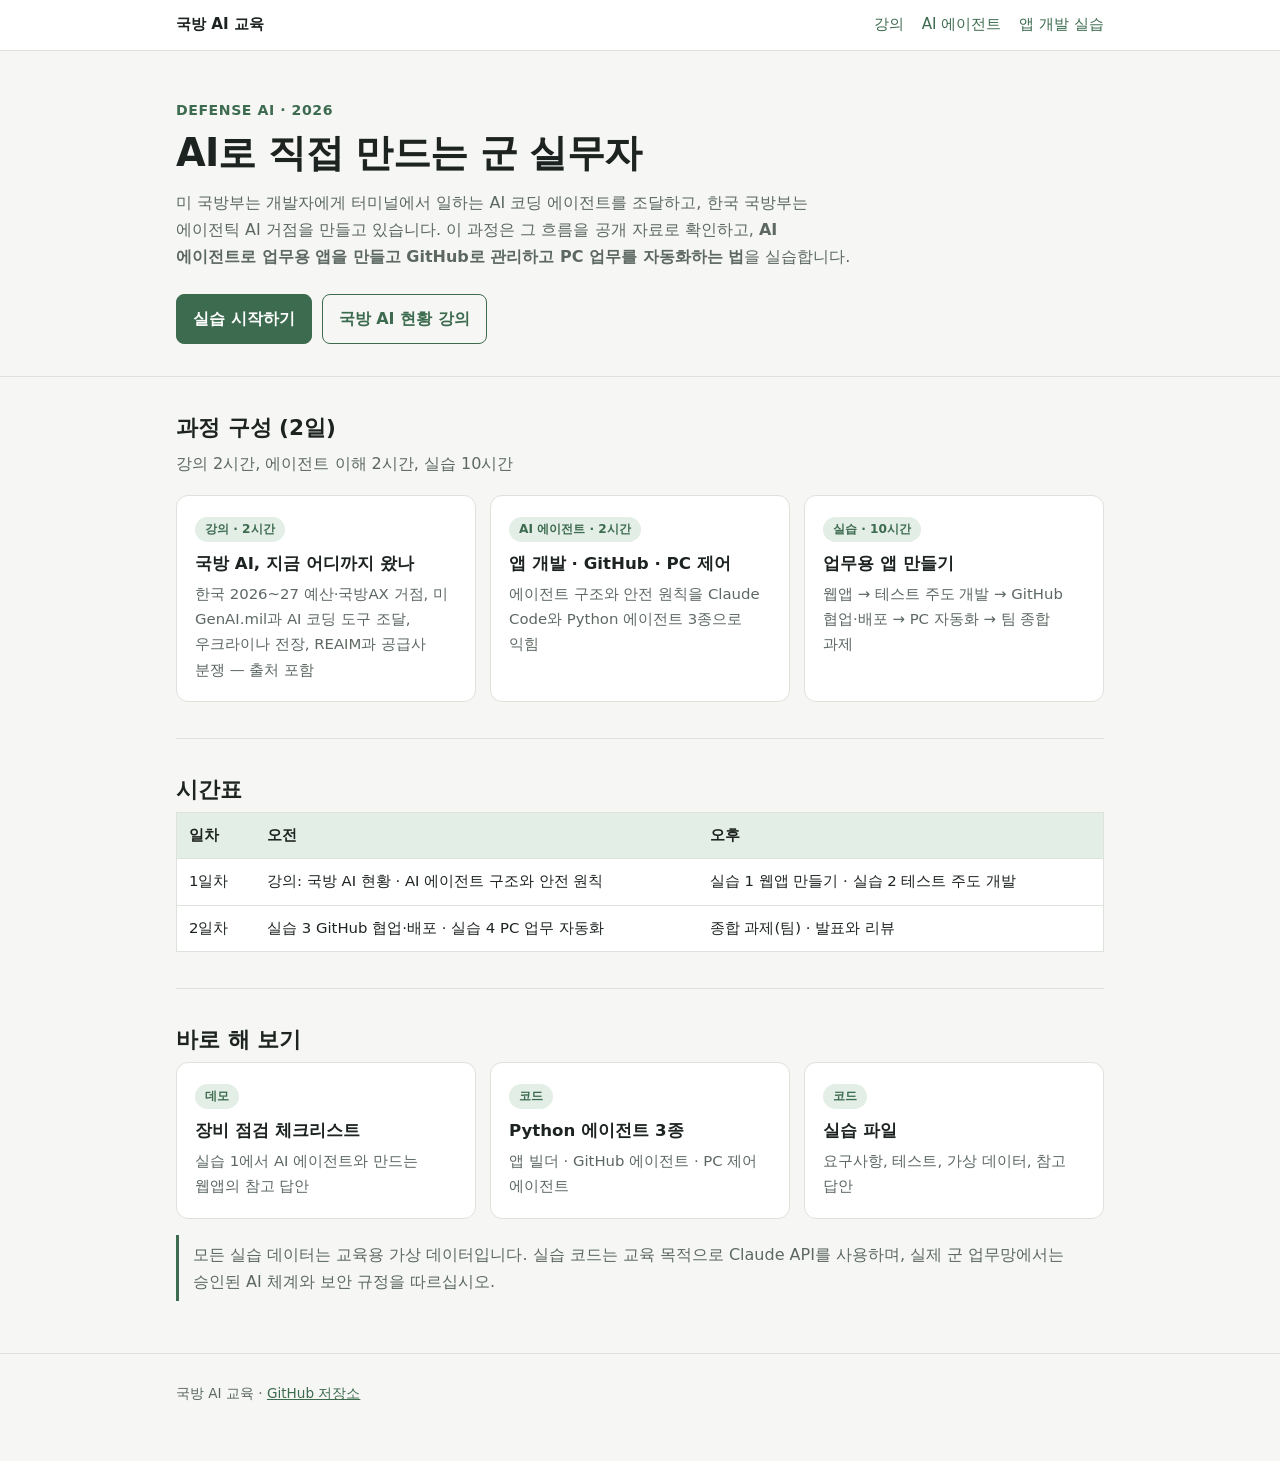
<file: index.html>
<!doctype html>
<html lang="ko">
<head>
<meta charset="utf-8">
<meta name="viewport" content="width=device-width, initial-scale=1">
<title>국방 AI 교육</title>
<meta name="description" content="2026년 국방 AI 현황 강의, 앱 개발·GitHub·PC 제어 AI 에이전트, AI 코딩 에이전트로 업무용 앱을 만드는 실습">
<link rel="stylesheet" href="assets/site.css">
</head>
<body>
<nav class="top"><div class="wrap">
  <a class="brand" href="index.html">국방 AI 교육</a>
  <a href="lecture.html">강의</a>
  <a href="agent-lab.html">AI 에이전트</a>
  <a href="practice.html">앱 개발 실습</a>
</div></nav>

<header class="hero"><div class="wrap">
  <div class="kicker">DEFENSE AI · 2026</div>
  <h1>AI로 직접 만드는 군 실무자</h1>
  <p class="lead">미 국방부는 개발자에게 터미널에서 일하는 AI 코딩 에이전트를 조달하고, 한국 국방부는 에이전틱 AI 거점을 만들고 있습니다. 이 과정은 그 흐름을 공개 자료로 확인하고, <b>AI 에이전트로 업무용 앱을 만들고 GitHub로 관리하고 PC 업무를 자동화하는 법</b>을 실습합니다.</p>
  <div class="cta">
    <a class="btn primary" href="practice.html">실습 시작하기</a>
    <a class="btn" href="lecture.html">국방 AI 현황 강의</a>
  </div>
</div></header>

<main class="wrap">
<section>
  <h2>과정 구성 (2일)</h2>
  <p class="sub">강의 2시간, 에이전트 이해 2시간, 실습 10시간</p>
  <div class="grid">
    <a class="card" href="lecture.html"><span class="tag">강의 · 2시간</span><b>국방 AI, 지금 어디까지 왔나</b><p>한국 2026~27 예산·국방AX 거점, 미 GenAI.mil과 AI 코딩 도구 조달, 우크라이나 전장, REAIM과 공급사 분쟁 — 출처 포함</p></a>
    <a class="card" href="agent-lab.html"><span class="tag">AI 에이전트 · 2시간</span><b>앱 개발 · GitHub · PC 제어</b><p>에이전트 구조와 안전 원칙을 Claude Code와 Python 에이전트 3종으로 익힘</p></a>
    <a class="card" href="practice.html"><span class="tag">실습 · 10시간</span><b>업무용 앱 만들기</b><p>웹앱 → 테스트 주도 개발 → GitHub 협업·배포 → PC 자동화 → 팀 종합 과제</p></a>
  </div>
</section>

<section>
  <h2>시간표</h2>
  <div class="tbl"><table>
    <tr><th>일차</th><th>오전</th><th>오후</th></tr>
    <tr><td>1일차</td><td>강의: 국방 AI 현황 · AI 에이전트 구조와 안전 원칙</td><td>실습 1 웹앱 만들기 · 실습 2 테스트 주도 개발</td></tr>
    <tr><td>2일차</td><td>실습 3 GitHub 협업·배포 · 실습 4 PC 업무 자동화</td><td>종합 과제(팀) · 발표와 리뷰</td></tr>
  </table></div>
</section>

<section>
  <h2>바로 해 보기</h2>
  <div class="grid">
    <a class="card" href="practice/lab1-checklist/solution/index.html"><span class="tag">데모</span><b>장비 점검 체크리스트</b><p>실습 1에서 AI 에이전트와 만드는 웹앱의 참고 답안</p></a>
    <a class="card" href="https://github.com/kongsu02-hue/defense-ai/tree/main/agent-labs"><span class="tag">코드</span><b>Python 에이전트 3종</b><p>앱 빌더 · GitHub 에이전트 · PC 제어 에이전트</p></a>
    <a class="card" href="https://github.com/kongsu02-hue/defense-ai/tree/main/practice"><span class="tag">코드</span><b>실습 파일</b><p>요구사항, 테스트, 가상 데이터, 참고 답안</p></a>
  </div>
  <p class="note">모든 실습 데이터는 교육용 가상 데이터입니다. 실습 코드는 교육 목적으로 Claude API를 사용하며, 실제 군 업무망에서는 승인된 AI 체계와 보안 규정을 따르십시오.</p>
</section>
</main>

<footer><div class="wrap">국방 AI 교육 · <a href="https://github.com/kongsu02-hue/defense-ai">GitHub 저장소</a></div></footer>
</body>
</html>
</file>
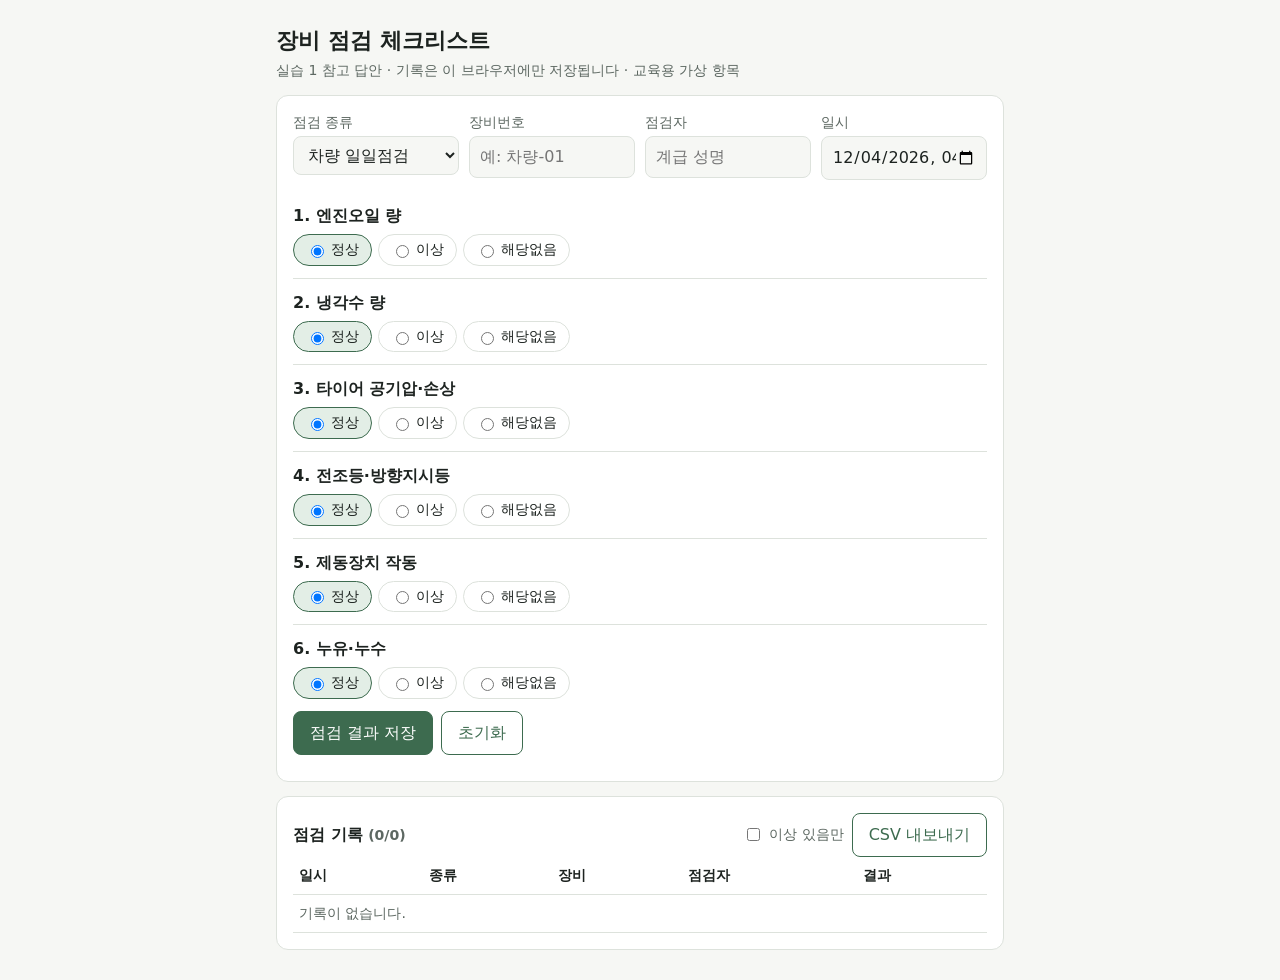
<file: practice/lab1-checklist/solution/index.html>
<!doctype html>
<html lang="ko">
<head>
<meta charset="utf-8">
<meta name="viewport" content="width=device-width, initial-scale=1">
<title>장비 점검 체크리스트</title>
<style>
:root{--bg:#f6f7f4;--card:#fff;--ink:#1d2320;--muted:#5d6862;--line:#dde2dc;--accent:#3d6b4f;--soft:#e3eee6;--bad:#b3261e;--bad-soft:#fbe9e7}
@media (prefers-color-scheme:dark){:root{--bg:#121614;--card:#1b201d;--ink:#e6ebe7;--muted:#9aa59f;--line:#2c3430;--accent:#7fb592;--soft:#22332a;--bad:#f2867c;--bad-soft:#3a1f1c}}
*{box-sizing:border-box}
body{margin:0;background:var(--bg);color:var(--ink);font:16px/1.5 "Malgun Gothic",system-ui,sans-serif}
.wrap{max-width:760px;margin:0 auto;padding:16px}
h1{font-size:1.4rem;margin:8px 0 2px}
.muted{color:var(--muted);font-size:.88rem}
.card{background:var(--card);border:1px solid var(--line);border-radius:12px;padding:16px;margin:14px 0}
label{display:block;font-size:.85rem;color:var(--muted);margin-bottom:4px}
input,select,textarea{width:100%;font:inherit;color:inherit;background:var(--bg);border:1px solid var(--line);border-radius:8px;padding:8px 10px}
.row{display:grid;grid-template-columns:repeat(auto-fit,minmax(160px,1fr));gap:10px}
.item{border-top:1px solid var(--line);padding:12px 0}
.item:first-child{border-top:0}
.item .q{font-weight:600;margin-bottom:6px}
.seg{display:flex;gap:6px;flex-wrap:wrap}
.seg label{display:inline-flex;align-items:center;gap:4px;margin:0;border:1px solid var(--line);border-radius:99px;padding:4px 12px;color:var(--ink);cursor:pointer;font-size:.9rem}
.seg input{width:auto}
.seg label:has(input:checked){background:var(--soft);border-color:var(--accent)}
.seg label.bad:has(input:checked){background:var(--bad-soft);border-color:var(--bad);color:var(--bad)}
.item textarea{margin-top:8px;display:none}
.item.issue textarea{display:block}
.item.err textarea{border-color:var(--bad)}
button{font:inherit;border-radius:8px;padding:9px 16px;border:1px solid var(--accent);background:var(--accent);color:var(--card);cursor:pointer}
button.ghost{background:transparent;color:var(--accent)}
.bar{display:flex;gap:8px;flex-wrap:wrap;align-items:center}
.msg{margin-top:10px;font-size:.9rem}
.msg.bad{color:var(--bad)}
table{width:100%;border-collapse:collapse;font-size:.88rem}
th,td{text-align:left;padding:8px 6px;border-bottom:1px solid var(--line);vertical-align:top}
.tblwrap{overflow-x:auto}
.pill{display:inline-block;border-radius:99px;padding:1px 8px;font-size:.78rem;background:var(--soft);color:var(--accent)}
.pill.bad{background:var(--bad-soft);color:var(--bad)}
</style>
</head>
<body>
<div class="wrap">
  <h1>장비 점검 체크리스트</h1>
  <div class="muted">실습 1 참고 답안 · 기록은 이 브라우저에만 저장됩니다 · 교육용 가상 항목</div>

  <form class="card" id="form" novalidate>
    <div class="row">
      <div><label for="tpl">점검 종류</label><select id="tpl"></select></div>
      <div><label for="equip">장비번호</label><input id="equip" placeholder="예: 차량-01" required></div>
      <div><label for="inspector">점검자</label><input id="inspector" placeholder="계급 성명" required></div>
      <div><label for="when">일시</label><input id="when" type="datetime-local" required></div>
    </div>
    <div id="items" style="margin-top:12px"></div>
    <div class="bar"><button type="submit">점검 결과 저장</button><button type="button" class="ghost" id="reset">초기화</button></div>
    <div class="msg" id="msg" role="status"></div>
  </form>

  <section class="card">
    <div class="bar" style="justify-content:space-between">
      <b>점검 기록 <span class="muted" id="count"></span></b>
      <div class="bar">
        <label class="muted" style="display:flex;gap:6px;align-items:center;margin:0"><input type="checkbox" id="onlyIssue" style="width:auto"> 이상 있음만</label>
        <button type="button" class="ghost" id="csv">CSV 내보내기</button>
      </div>
    </div>
    <div class="tblwrap"><table><thead><tr><th>일시</th><th>종류</th><th>장비</th><th>점검자</th><th>결과</th></tr></thead><tbody id="list"></tbody></table></div>
  </section>
</div>

<script>
const TEMPLATES = {
  "차량 일일점검": ["엔진오일 량", "냉각수 량", "타이어 공기압·손상", "전조등·방향지시등", "제동장치 작동", "누유·누수"],
  "통신장비 점검": ["전원 인가 및 자체진단", "배터리 잔량", "안테나·케이블 상태", "송수신 시험", "보안 모듈 표시등"],
  "발전기 점검": ["연료 량", "엔진오일 량", "시동 및 무부하 운전", "출력 전압·주파수", "접지 상태", "소화기 비치"]
};
const KEY = "checklist-records-v1";
const $ = (id) => document.getElementById(id);
const load = () => { try { return JSON.parse(localStorage.getItem(KEY)) || []; } catch { return []; } };
const save = (r) => { try { localStorage.setItem(KEY, JSON.stringify(r)); return true; } catch { return false; } };
const esc = (s) => String(s).replace(/[&<>"]/g, c => ({"&":"&amp;","<":"&lt;",">":"&gt;",'"':"&quot;"}[c]));

function nowLocal() { const d = new Date(); d.setMinutes(d.getMinutes() - d.getTimezoneOffset()); return d.toISOString().slice(0, 16); }

function renderItems() {
  $("items").innerHTML = TEMPLATES[$("tpl").value].map((q, i) => `
    <div class="item" data-i="${i}">
      <div class="q">${i + 1}. ${esc(q)}</div>
      <div class="seg">
        <label><input type="radio" name="r${i}" value="정상" checked> 정상</label>
        <label class="bad"><input type="radio" name="r${i}" value="이상"> 이상</label>
        <label><input type="radio" name="r${i}" value="해당없음"> 해당없음</label>
      </div>
      <textarea rows="2" placeholder="이상 내용과 조치 사항 (필수)"></textarea>
    </div>`).join("");
}

function renderList() {
  const all = load();
  const rows = $("onlyIssue").checked ? all.filter(r => r.issues > 0) : all;
  $("count").textContent = `(${rows.length}/${all.length})`;
  $("list").innerHTML = rows.slice().reverse().map(r => `<tr>
    <td>${esc(r.when.replace("T", " "))}</td><td>${esc(r.template)}</td><td>${esc(r.equip)}</td><td>${esc(r.inspector)}</td>
    <td>${r.issues ? `<span class="pill bad">이상 ${r.issues}건</span><div class="muted">${r.items.filter(x => x.result === "이상").map(x => esc(x.item + ": " + x.note)).join("<br>")}</div>` : '<span class="pill">이상 없음</span>'}</td>
  </tr>`).join("") || '<tr><td colspan="5" class="muted">기록이 없습니다.</td></tr>';
}

$("items").addEventListener("change", (e) => {
  const item = e.target.closest(".item");
  if (item && e.target.type === "radio") item.classList.toggle("issue", e.target.value === "이상");
});

$("form").addEventListener("submit", (e) => {
  e.preventDefault();
  const msg = $("msg"); msg.className = "msg";
  const head = ["equip", "inspector", "when"].map(id => $(id));
  const missing = head.filter(el => !el.value.trim());
  const items = [...document.querySelectorAll(".item")].map(el => {
    const result = el.querySelector("input:checked").value;
    const note = el.querySelector("textarea").value.trim();
    el.classList.toggle("err", result === "이상" && !note);
    return { item: el.querySelector(".q").textContent.replace(/^\d+\.\s*/, ""), result, note: result === "이상" ? note : "" };
  });
  const noNote = items.filter(x => x.result === "이상" && !x.note);
  if (missing.length || noNote.length) {
    msg.className = "msg bad";
    msg.textContent = missing.length ? "장비번호, 점검자, 일시를 입력하세요." : `이상 항목 ${noNote.length}건에 조치 메모를 입력하세요.`;
    (missing[0] || document.querySelector(".item.err textarea")).focus();
    return;
  }
  const rec = { template: $("tpl").value, equip: $("equip").value.trim(), inspector: $("inspector").value.trim(),
                when: $("when").value, items, issues: items.filter(x => x.result === "이상").length };
  const all = load(); all.push(rec);
  msg.textContent = save(all) ? `저장했습니다. (${rec.equip}, 이상 ${rec.issues}건)` : "이 브라우저에서는 저장할 수 없습니다.";
  renderItems(); $("when").value = nowLocal(); renderList();
});

$("reset").addEventListener("click", () => { renderItems(); $("msg").textContent = ""; });
$("tpl").addEventListener("change", renderItems);
$("onlyIssue").addEventListener("change", renderList);

$("csv").addEventListener("click", () => {
  const q = (v) => `"${String(v).replace(/"/g, '""')}"`;
  const lines = [["일시", "종류", "장비번호", "점검자", "항목", "결과", "메모"].map(q).join(",")];
  load().forEach(r => r.items.forEach(x => lines.push([r.when.replace("T", " "), r.template, r.equip, r.inspector, x.item, x.result, x.note].map(q).join(","))));
  const blob = new Blob(["﻿" + lines.join("\r\n")], { type: "text/csv;charset=utf-8" });
  const a = document.createElement("a");
  a.href = URL.createObjectURL(blob); a.download = `점검기록_${new Date().toISOString().slice(0, 10)}.csv`; a.click();
  URL.revokeObjectURL(a.href);
});

$("tpl").innerHTML = Object.keys(TEMPLATES).map(t => `<option>${t}</option>`).join("");
$("when").value = nowLocal();
renderItems(); renderList();
</script>
</body>
</html>
</file>
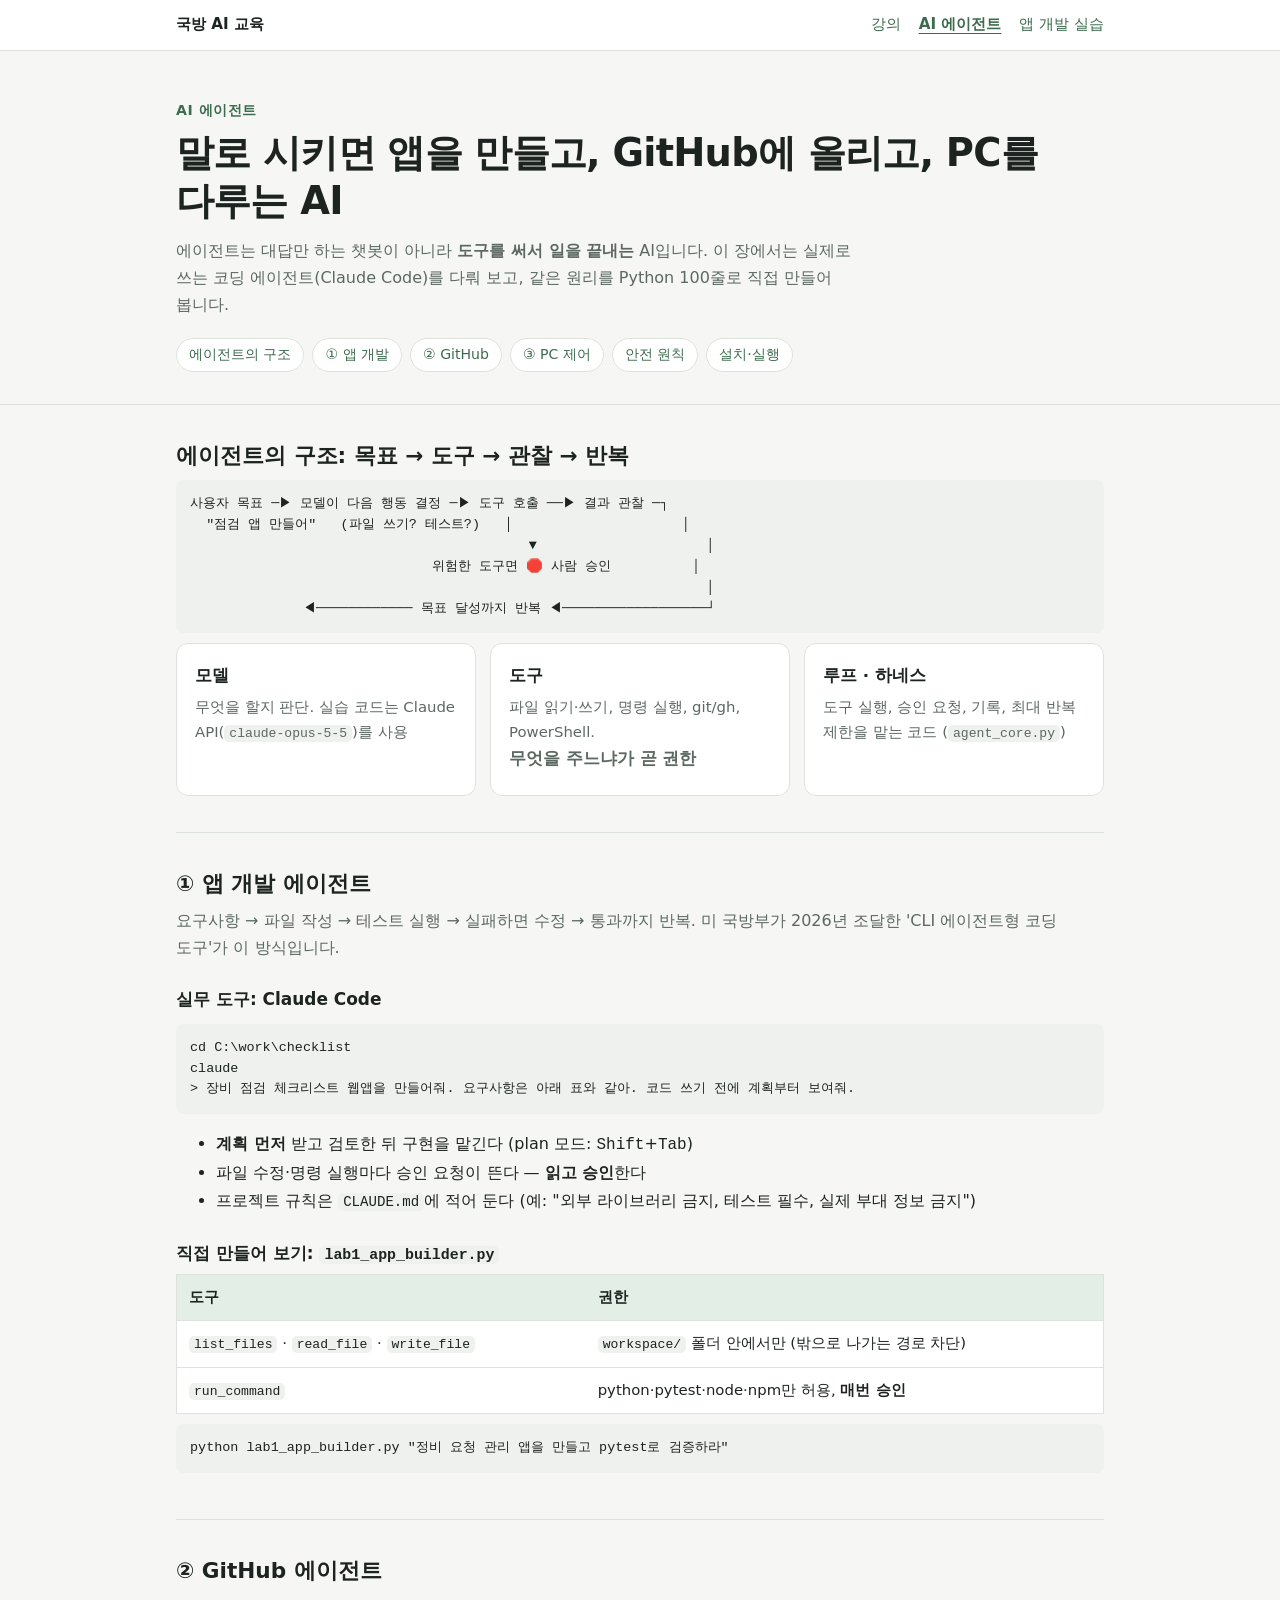
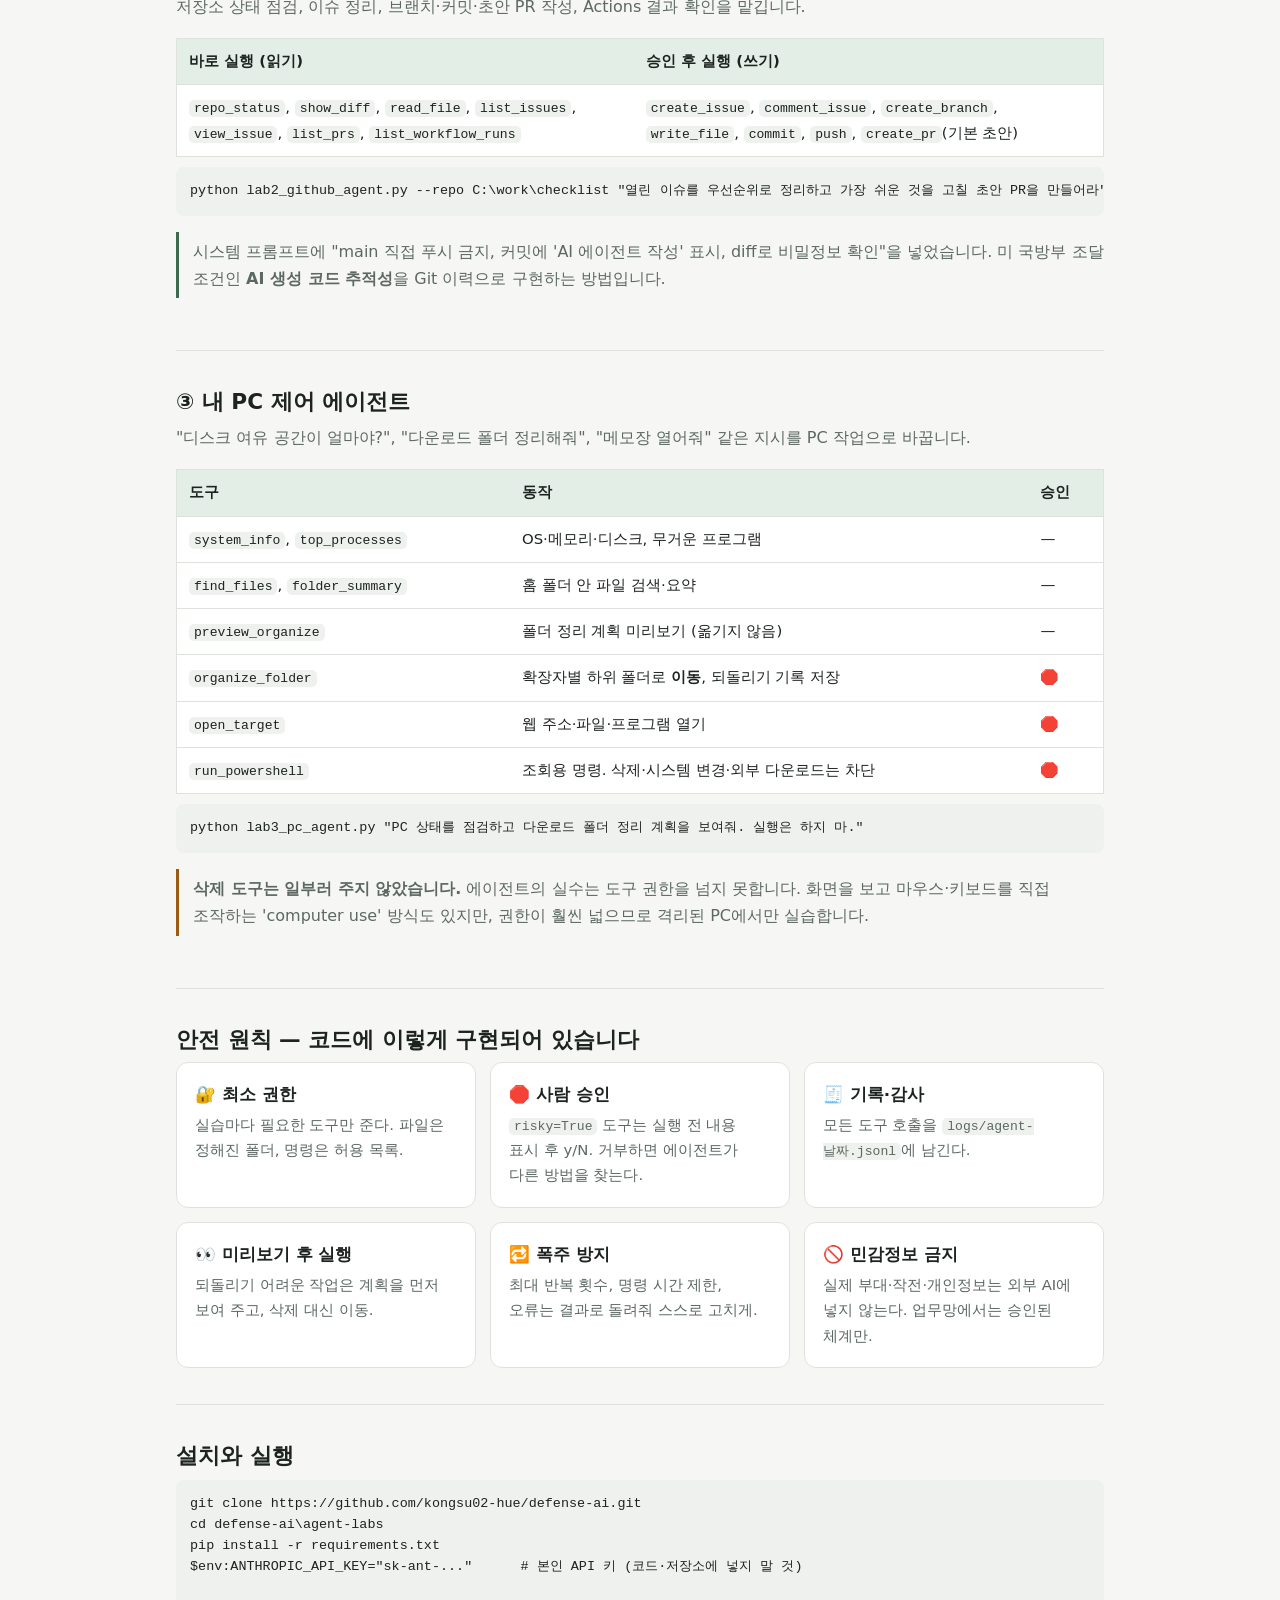
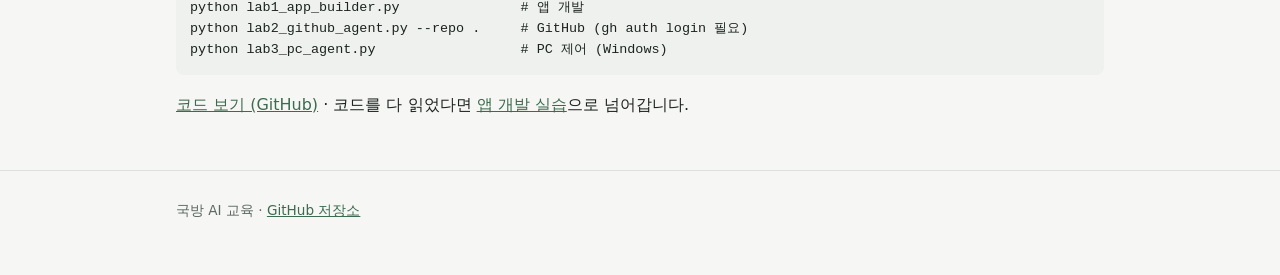
<file: agent-lab.html>
<!doctype html>
<html lang="ko">
<head>
<meta charset="utf-8">
<meta name="viewport" content="width=device-width, initial-scale=1">
<title>AI 에이전트 실습</title>
<meta name="description" content="앱 개발, GitHub, 내 PC 제어를 맡기는 AI 에이전트의 구조와 안전한 사용법, Python 실습 코드">
<link rel="stylesheet" href="assets/site.css">
</head>
<body>
<nav class="top"><div class="wrap">
  <a class="brand" href="index.html">국방 AI 교육</a>
  <a href="lecture.html">강의</a>
  <a href="agent-lab.html" aria-current="page">AI 에이전트</a>
  <a href="practice.html">앱 개발 실습</a>
</div></nav>

<header class="hero"><div class="wrap">
  <div class="kicker">AI 에이전트</div>
  <h1>말로 시키면 앱을 만들고, GitHub에 올리고, PC를 다루는 AI</h1>
  <p class="lead">에이전트는 대답만 하는 챗봇이 아니라 <b>도구를 써서 일을 끝내는</b> AI입니다. 이 장에서는 실제로 쓰는 코딩 에이전트(Claude Code)를 다뤄 보고, 같은 원리를 Python 100줄로 직접 만들어 봅니다.</p>
  <div class="toc"><a href="#loop">에이전트의 구조</a><a href="#app">① 앱 개발</a><a href="#github">② GitHub</a><a href="#pc">③ PC 제어</a><a href="#safety">안전 원칙</a><a href="#setup">설치·실행</a></div>
</div></header>

<main class="wrap">

<section id="loop">
  <h2>에이전트의 구조: 목표 → 도구 → 관찰 → 반복</h2>
  <pre>사용자 목표 ─▶ 모델이 다음 행동 결정 ─▶ 도구 호출 ──▶ 결과 관찰 ─┐
  "점검 앱 만들어"   (파일 쓰기? 테스트?)   │                     │
                                          ▼                     │
                              위험한 도구면 🛑 사람 승인          │
                                                                │
              ◀──────────── 목표 달성까지 반복 ◀──────────────────┘</pre>
  <div class="grid">
    <div class="card"><b>모델</b><p>무엇을 할지 판단. 실습 코드는 Claude API(<code>claude-opus-5-5</code>)를 사용</p></div>
    <div class="card"><b>도구</b><p>파일 읽기·쓰기, 명령 실행, git/gh, PowerShell. <b>무엇을 주느냐가 곧 권한</b></p></div>
    <div class="card"><b>루프 · 하네스</b><p>도구 실행, 승인 요청, 기록, 최대 반복 제한을 맡는 코드 (<code>agent_core.py</code>)</p></div>
  </div>
</section>

<section id="app">
  <h2>① 앱 개발 에이전트</h2>
  <p class="sub">요구사항 → 파일 작성 → 테스트 실행 → 실패하면 수정 → 통과까지 반복. 미 국방부가 2026년 조달한 'CLI 에이전트형 코딩 도구'가 이 방식입니다.</p>
  <h3>실무 도구: Claude Code</h3>
<pre>cd C:\work\checklist
claude
&gt; 장비 점검 체크리스트 웹앱을 만들어줘. 요구사항은 아래 표와 같아. 코드 쓰기 전에 계획부터 보여줘.</pre>
  <ul>
    <li><b>계획 먼저</b> 받고 검토한 뒤 구현을 맡긴다 (plan 모드: <kbd>Shift</kbd>+<kbd>Tab</kbd>)</li>
    <li>파일 수정·명령 실행마다 승인 요청이 뜬다 — <b>읽고 승인</b>한다</li>
    <li>프로젝트 규칙은 <code>CLAUDE.md</code>에 적어 둔다 (예: "외부 라이브러리 금지, 테스트 필수, 실제 부대 정보 금지")</li>
  </ul>
  <h3>직접 만들어 보기: <code>lab1_app_builder.py</code></h3>
  <table>
    <tr><th>도구</th><th>권한</th></tr>
    <tr><td><code>list_files</code> · <code>read_file</code> · <code>write_file</code></td><td><code>workspace/</code> 폴더 안에서만 (밖으로 나가는 경로 차단)</td></tr>
    <tr><td><code>run_command</code></td><td>python·pytest·node·npm만 허용, <b>매번 승인</b></td></tr>
  </table>
<pre>python lab1_app_builder.py "정비 요청 관리 앱을 만들고 pytest로 검증하라"</pre>
</section>

<section id="github">
  <h2>② GitHub 에이전트</h2>
  <p class="sub">저장소 상태 점검, 이슈 정리, 브랜치·커밋·초안 PR 작성, Actions 결과 확인을 맡깁니다.</p>
  <table>
    <tr><th>바로 실행 (읽기)</th><th>승인 후 실행 (쓰기)</th></tr>
    <tr><td><code>repo_status</code>, <code>show_diff</code>, <code>read_file</code>, <code>list_issues</code>, <code>view_issue</code>, <code>list_prs</code>, <code>list_workflow_runs</code></td>
        <td><code>create_issue</code>, <code>comment_issue</code>, <code>create_branch</code>, <code>write_file</code>, <code>commit</code>, <code>push</code>, <code>create_pr</code>(기본 초안)</td></tr>
  </table>
<pre>python lab2_github_agent.py --repo C:\work\checklist "열린 이슈를 우선순위로 정리하고 가장 쉬운 것을 고칠 초안 PR을 만들어라"</pre>
  <p class="note">시스템 프롬프트에 "main 직접 푸시 금지, 커밋에 'AI 에이전트 작성' 표시, diff로 비밀정보 확인"을 넣었습니다. 미 국방부 조달 조건인 <b>AI 생성 코드 추적성</b>을 Git 이력으로 구현하는 방법입니다.</p>
</section>

<section id="pc">
  <h2>③ 내 PC 제어 에이전트</h2>
  <p class="sub">"디스크 여유 공간이 얼마야?", "다운로드 폴더 정리해줘", "메모장 열어줘" 같은 지시를 PC 작업으로 바꿉니다.</p>
  <table>
    <tr><th>도구</th><th>동작</th><th>승인</th></tr>
    <tr><td><code>system_info</code>, <code>top_processes</code></td><td>OS·메모리·디스크, 무거운 프로그램</td><td>—</td></tr>
    <tr><td><code>find_files</code>, <code>folder_summary</code></td><td>홈 폴더 안 파일 검색·요약</td><td>—</td></tr>
    <tr><td><code>preview_organize</code></td><td>폴더 정리 계획 미리보기 (옮기지 않음)</td><td>—</td></tr>
    <tr><td><code>organize_folder</code></td><td>확장자별 하위 폴더로 <b>이동</b>, 되돌리기 기록 저장</td><td>🛑</td></tr>
    <tr><td><code>open_target</code></td><td>웹 주소·파일·프로그램 열기</td><td>🛑</td></tr>
    <tr><td><code>run_powershell</code></td><td>조회용 명령. 삭제·시스템 변경·외부 다운로드는 차단</td><td>🛑</td></tr>
  </table>
<pre>python lab3_pc_agent.py "PC 상태를 점검하고 다운로드 폴더 정리 계획을 보여줘. 실행은 하지 마."</pre>
  <p class="note warn"><b>삭제 도구는 일부러 주지 않았습니다.</b> 에이전트의 실수는 도구 권한을 넘지 못합니다. 화면을 보고 마우스·키보드를 직접 조작하는 'computer use' 방식도 있지만, 권한이 훨씬 넓으므로 격리된 PC에서만 실습합니다.</p>
</section>

<section id="safety">
  <h2>안전 원칙 — 코드에 이렇게 구현되어 있습니다</h2>
  <div class="grid">
    <div class="card"><b>🔐 최소 권한</b><p>실습마다 필요한 도구만 준다. 파일은 정해진 폴더, 명령은 허용 목록.</p></div>
    <div class="card"><b>🛑 사람 승인</b><p><code>risky=True</code> 도구는 실행 전 내용 표시 후 y/N. 거부하면 에이전트가 다른 방법을 찾는다.</p></div>
    <div class="card"><b>🧾 기록·감사</b><p>모든 도구 호출을 <code>logs/agent-날짜.jsonl</code>에 남긴다.</p></div>
    <div class="card"><b>👀 미리보기 후 실행</b><p>되돌리기 어려운 작업은 계획을 먼저 보여 주고, 삭제 대신 이동.</p></div>
    <div class="card"><b>🔁 폭주 방지</b><p>최대 반복 횟수, 명령 시간 제한, 오류는 결과로 돌려줘 스스로 고치게.</p></div>
    <div class="card"><b>🚫 민감정보 금지</b><p>실제 부대·작전·개인정보는 외부 AI에 넣지 않는다. 업무망에서는 승인된 체계만.</p></div>
  </div>
</section>

<section id="setup">
  <h2>설치와 실행</h2>
<pre>git clone https://github.com/kongsu02-hue/defense-ai.git
cd defense-ai\agent-labs
pip install -r requirements.txt
$env:ANTHROPIC_API_KEY="sk-ant-..."      # 본인 API 키 (코드·저장소에 넣지 말 것)

python lab1_app_builder.py               # 앱 개발
python lab2_github_agent.py --repo .     # GitHub (gh auth login 필요)
python lab3_pc_agent.py                  # PC 제어 (Windows)</pre>
  <p><a href="https://github.com/kongsu02-hue/defense-ai/tree/main/agent-labs">코드 보기 (GitHub)</a> · 코드를 다 읽었다면 <a href="practice.html">앱 개발 실습</a>으로 넘어갑니다.</p>
</section>
</main>

<footer><div class="wrap">국방 AI 교육 · <a href="https://github.com/kongsu02-hue/defense-ai">GitHub 저장소</a></div></footer>
</body>
</html>
</file>
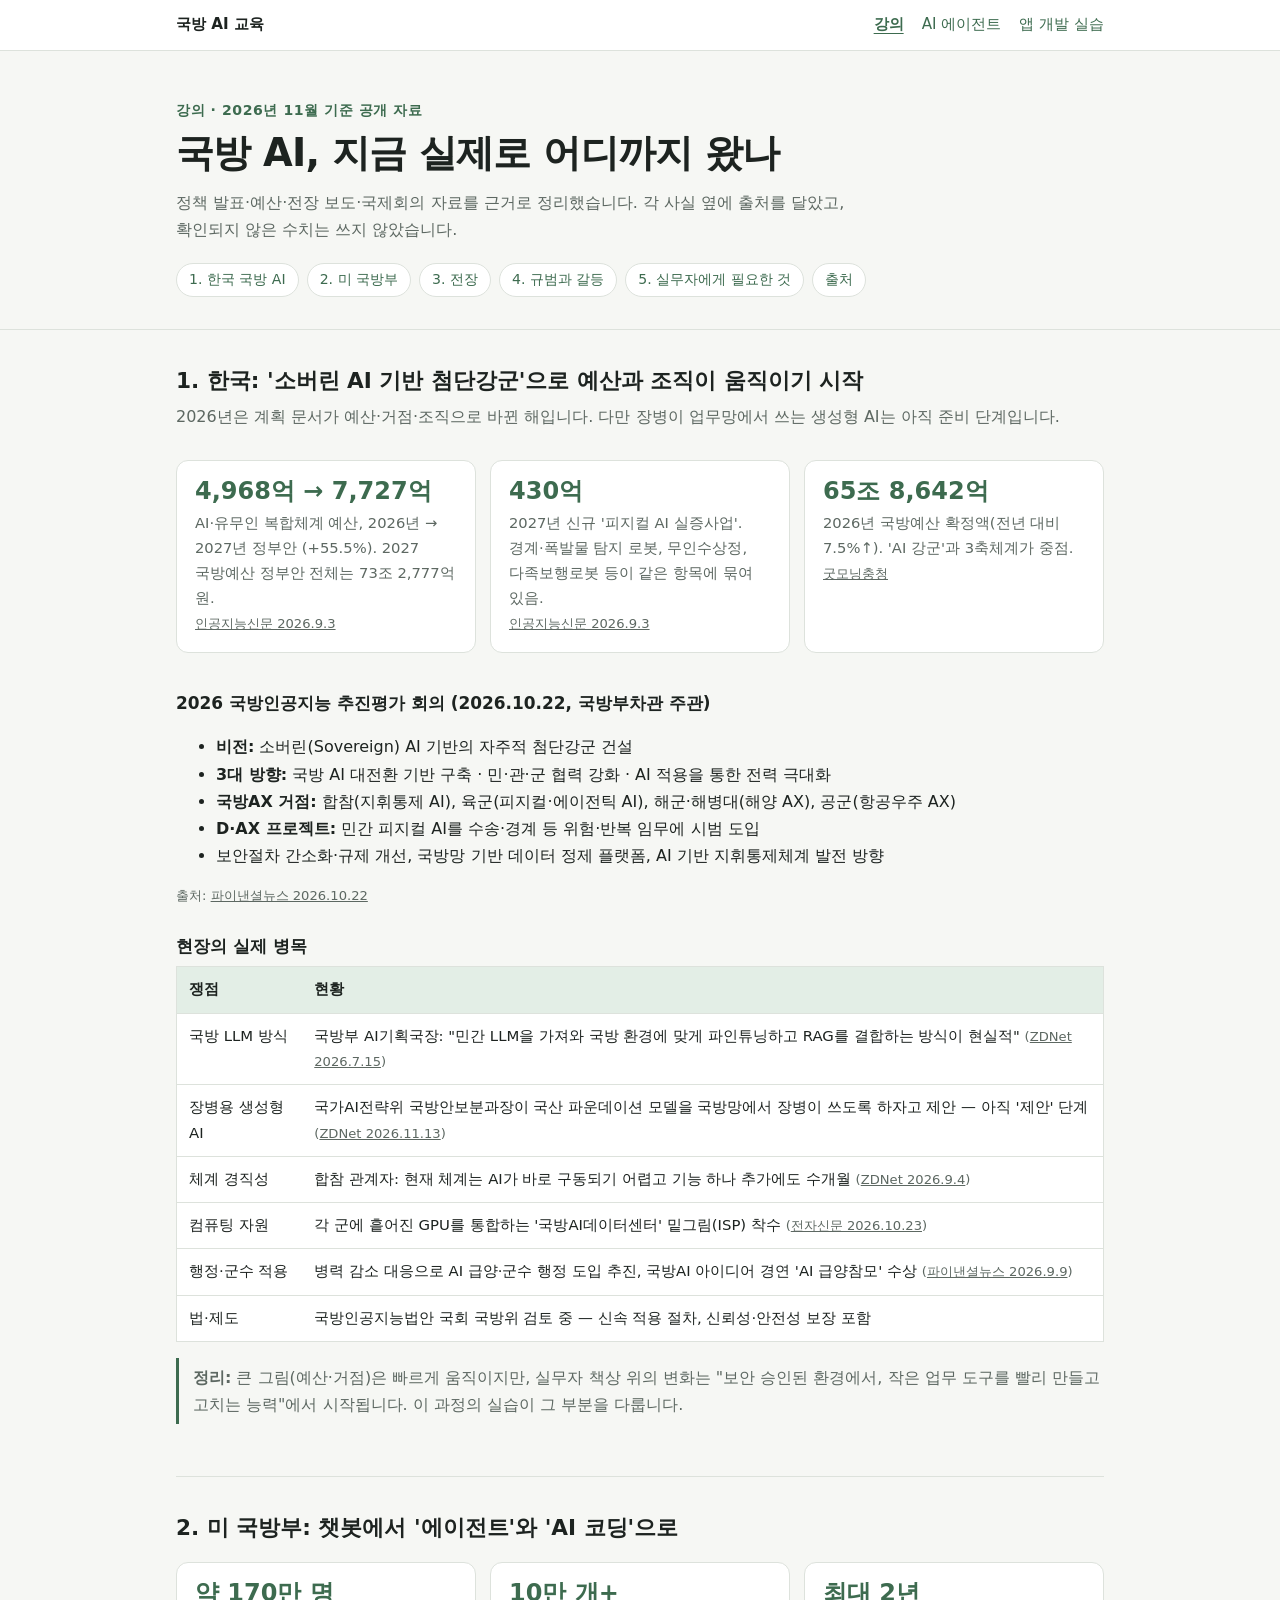
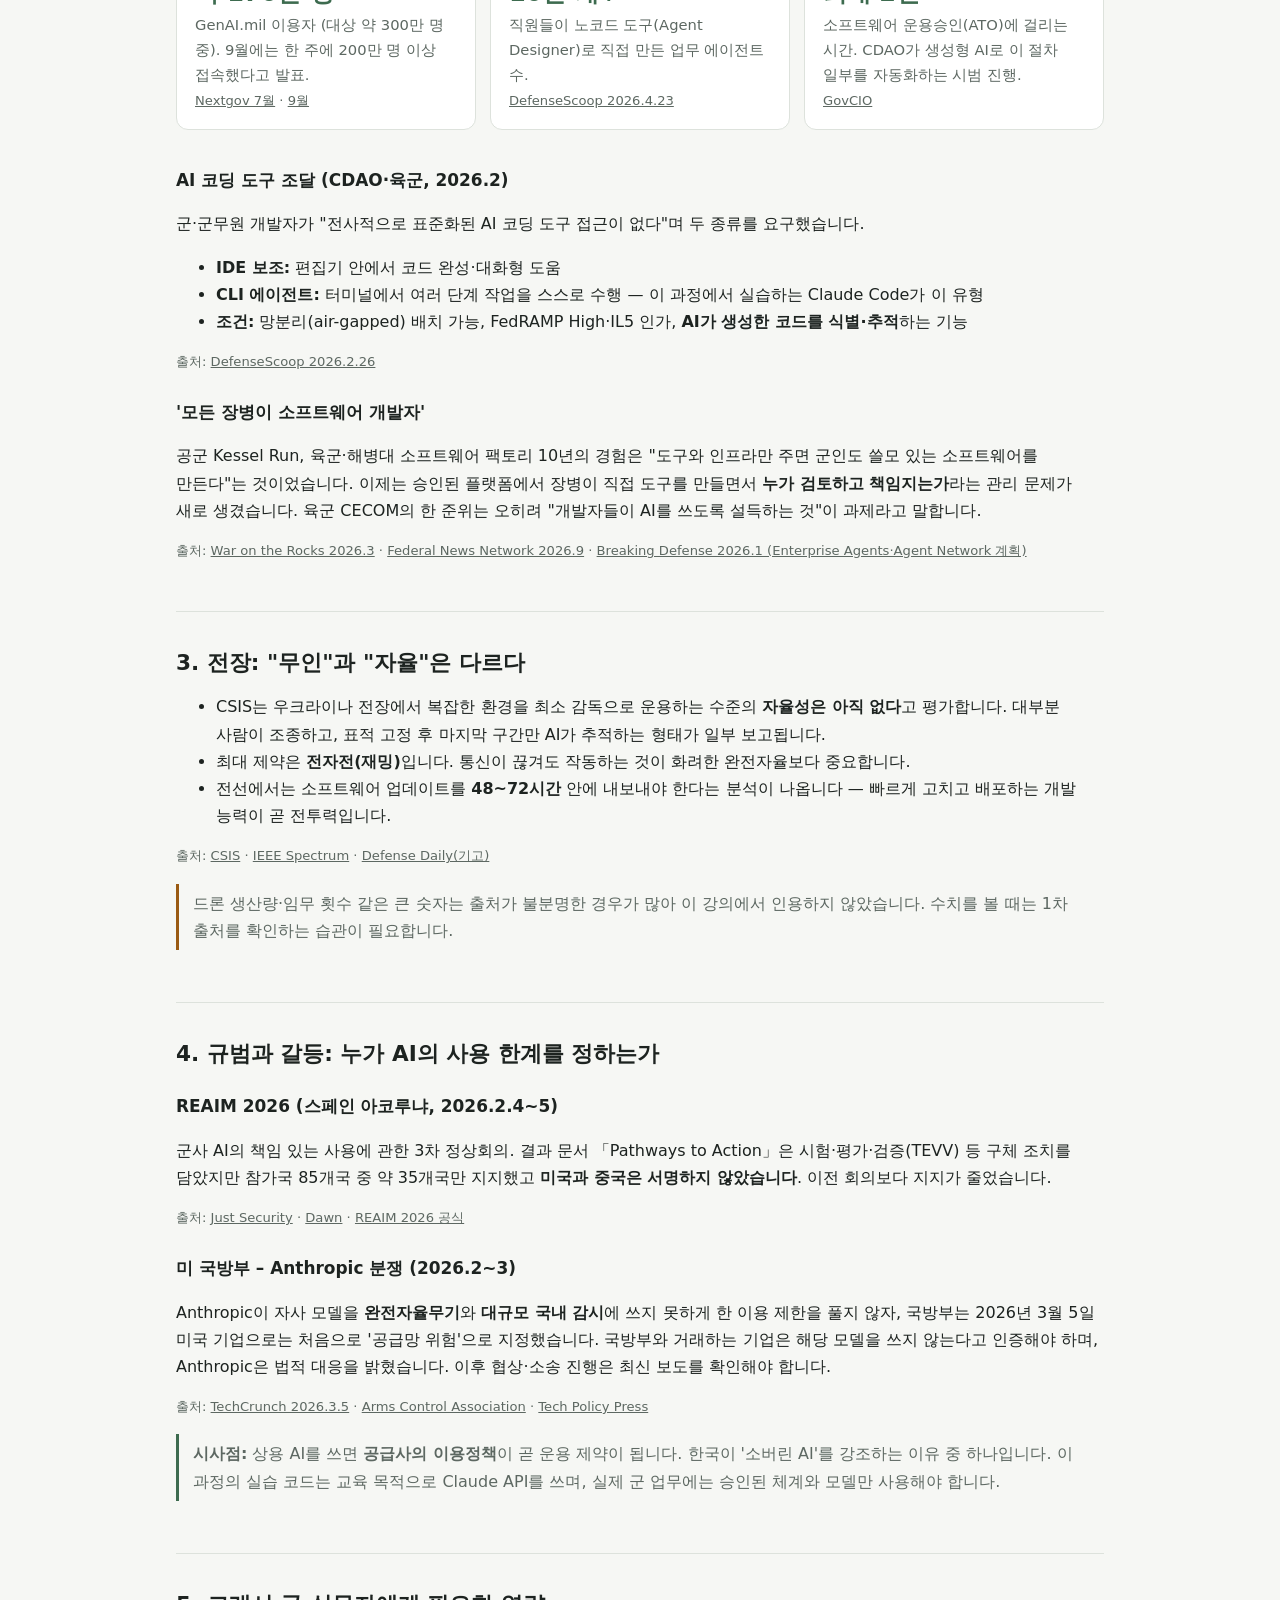
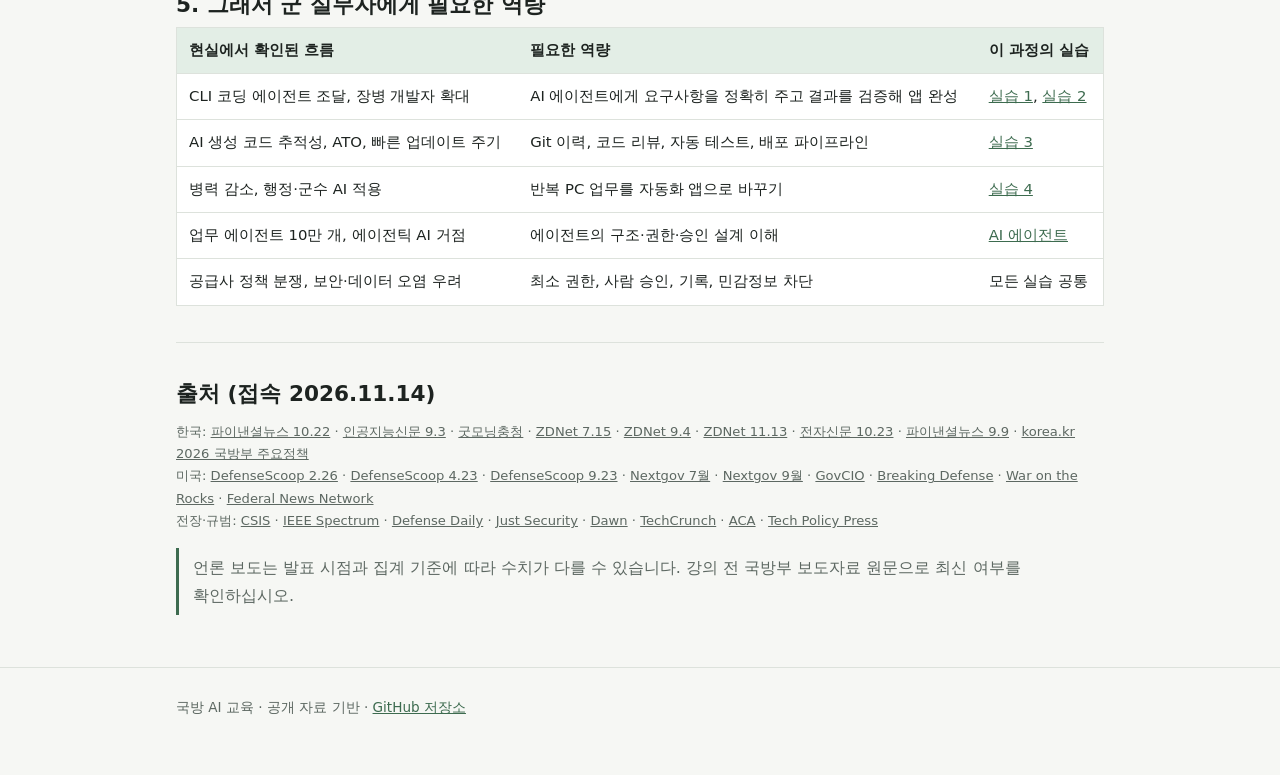
<file: lecture.html>
<!doctype html>
<html lang="ko">
<head>
<meta charset="utf-8">
<meta name="viewport" content="width=device-width, initial-scale=1">
<title>국방 AI 현황 2026</title>
<meta name="description" content="2026년 한국·미국 국방 AI 정책, 전장 사례, 국제 규범과 군 실무자에게 필요한 역량 — 공개 자료 기반 강의">
<link rel="stylesheet" href="assets/site.css">
</head>
<body>
<nav class="top"><div class="wrap">
  <a class="brand" href="index.html">국방 AI 교육</a>
  <a href="lecture.html" aria-current="page">강의</a>
  <a href="agent-lab.html">AI 에이전트</a>
  <a href="practice.html">앱 개발 실습</a>
</div></nav>

<header class="hero"><div class="wrap">
  <div class="kicker">강의 · 2026년 11월 기준 공개 자료</div>
  <h1>국방 AI, 지금 실제로 어디까지 왔나</h1>
  <p class="lead">정책 발표·예산·전장 보도·국제회의 자료를 근거로 정리했습니다. 각 사실 옆에 출처를 달았고, 확인되지 않은 수치는 쓰지 않았습니다.</p>
  <div class="toc">
    <a href="#korea">1. 한국 국방 AI</a><a href="#us">2. 미 국방부</a><a href="#field">3. 전장</a>
    <a href="#norms">4. 규범과 갈등</a><a href="#skills">5. 실무자에게 필요한 것</a><a href="#sources">출처</a>
  </div>
</div></header>

<main class="wrap">

<section id="korea">
  <h2>1. 한국: '소버린 AI 기반 첨단강군'으로 예산과 조직이 움직이기 시작</h2>
  <p class="sub">2026년은 계획 문서가 예산·거점·조직으로 바뀐 해입니다. 다만 장병이 업무망에서 쓰는 생성형 AI는 아직 준비 단계입니다.</p>

  <div class="grid">
    <div class="fact"><div class="num">4,968억 → 7,727억</div><p>AI·유무인 복합체계 예산, 2026년 → 2027년 정부안 (+55.5%). 2027 국방예산 정부안 전체는 73조 2,777억 원.<br><span class="src"><a href="https://www.aitimes.kr/news/articleView.html?idxno=41743">인공지능신문 2026.9.3</a></span></p></div>
    <div class="fact"><div class="num">430억</div><p>2027년 신규 '피지컬 AI 실증사업'. 경계·폭발물 탐지 로봇, 무인수상정, 다족보행로봇 등이 같은 항목에 묶여 있음.<br><span class="src"><a href="https://www.aitimes.kr/news/articleView.html?idxno=41743">인공지능신문 2026.9.3</a></span></p></div>
    <div class="fact"><div class="num">65조 8,642억</div><p>2026년 국방예산 확정액(전년 대비 7.5%↑). 'AI 강군'과 3축체계가 중점.<br><span class="src"><a href="https://www.goodmorningcc.com/news/articleView.html?idxno=435885">굿모닝충청</a></span></p></div>
  </div>

  <h3>2026 국방인공지능 추진평가 회의 (2026.10.22, 국방부차관 주관)</h3>
  <ul>
    <li><b>비전:</b> 소버린(Sovereign) AI 기반의 자주적 첨단강군 건설</li>
    <li><b>3대 방향:</b> 국방 AI 대전환 기반 구축 · 민·관·군 협력 강화 · AI 적용을 통한 전력 극대화</li>
    <li><b>국방AX 거점:</b> 합참(지휘통제 AI), 육군(피지컬·에이전틱 AI), 해군·해병대(해양 AX), 공군(항공우주 AX)</li>
    <li><b>D·AX 프로젝트:</b> 민간 피지컬 AI를 수송·경계 등 위험·반복 임무에 시범 도입</li>
    <li>보안절차 간소화·규제 개선, 국방망 기반 데이터 정제 플랫폼, AI 기반 지휘통제체계 발전 방향</li>
  </ul>
  <p class="src">출처: <a href="https://www.fnnews.com/news/202610221537088157">파이낸셜뉴스 2026.10.22</a></p>

  <h3>현장의 실제 병목</h3>
  <table>
    <tr><th>쟁점</th><th>현황</th></tr>
    <tr><td>국방 LLM 방식</td><td>국방부 AI기획국장: "민간 LLM을 가져와 국방 환경에 맞게 파인튜닝하고 RAG를 결합하는 방식이 현실적" <span class="src">(<a href="https://zdnet.co.kr/view/?no=20260715182523">ZDNet 2026.7.15</a>)</span></td></tr>
    <tr><td>장병용 생성형 AI</td><td>국가AI전략위 국방안보분과장이 국산 파운데이션 모델을 국방망에서 장병이 쓰도록 하자고 제안 — 아직 '제안' 단계 <span class="src">(<a href="https://zdnet.co.kr/view/?no=20261113111056">ZDNet 2026.11.13</a>)</span></td></tr>
    <tr><td>체계 경직성</td><td>합참 관계자: 현재 체계는 AI가 바로 구동되기 어렵고 기능 하나 추가에도 수개월 <span class="src">(<a href="https://zdnet.co.kr/view/?no=20260904143159">ZDNet 2026.9.4</a>)</span></td></tr>
    <tr><td>컴퓨팅 자원</td><td>각 군에 흩어진 GPU를 통합하는 '국방AI데이터센터' 밑그림(ISP) 착수 <span class="src">(<a href="https://www.etnews.com/20261023000175">전자신문 2026.10.23</a>)</span></td></tr>
    <tr><td>행정·군수 적용</td><td>병력 감소 대응으로 AI 급양·군수 행정 도입 추진, 국방AI 아이디어 경연 'AI 급양참모' 수상 <span class="src">(<a href="https://www.fnnews.com/news/202609091101324398">파이낸셜뉴스 2026.9.9</a>)</span></td></tr>
    <tr><td>법·제도</td><td>국방인공지능법안 국회 국방위 검토 중 — 신속 적용 절차, 신뢰성·안전성 보장 포함</td></tr>
  </table>
  <p class="note"><b>정리:</b> 큰 그림(예산·거점)은 빠르게 움직이지만, 실무자 책상 위의 변화는 "보안 승인된 환경에서, 작은 업무 도구를 빨리 만들고 고치는 능력"에서 시작됩니다. 이 과정의 실습이 그 부분을 다룹니다.</p>
</section>

<section id="us">
  <h2>2. 미 국방부: 챗봇에서 '에이전트'와 'AI 코딩'으로</h2>
  <div class="grid">
    <div class="fact"><div class="num">약 170만 명</div><p>GenAI.mil 이용자 (대상 약 300만 명 중). 9월에는 한 주에 200만 명 이상 접속했다고 발표.<br><span class="src"><a href="https://www.nextgov.com/artificial-intelligence/2026/07/genaimil-records-almost-17m-users-plans-new-model-additions/414568/">Nextgov 7월</a> · <a href="https://www.nextgov.com/artificial-intelligence/2026/09/genaimil-saw-more-2-million-users-one-week-top-dod-official-says/416183/">9월</a></span></p></div>
    <div class="fact"><div class="num">10만 개+</div><p>직원들이 노코드 도구(Agent Designer)로 직접 만든 업무 에이전트 수.<br><span class="src"><a href="https://defensescoop.com/2026/04/23/pentagon-uses-genai-mil-to-create-agents/">DefenseScoop 2026.4.23</a></span></p></div>
    <div class="fact"><div class="num">최대 2년</div><p>소프트웨어 운용승인(ATO)에 걸리는 시간. CDAO가 생성형 AI로 이 절차 일부를 자동화하는 시범 진행.<br><span class="src"><a href="https://govciomedia.com/pentagon-eyes-ai-agents-to-slash-software-approval-times/">GovCIO</a></span></p></div>
  </div>

  <h3>AI 코딩 도구 조달 (CDAO·육군, 2026.2)</h3>
  <p>군·군무원 개발자가 "전사적으로 표준화된 AI 코딩 도구 접근이 없다"며 두 종류를 요구했습니다.</p>
  <ul>
    <li><b>IDE 보조:</b> 편집기 안에서 코드 완성·대화형 도움</li>
    <li><b>CLI 에이전트:</b> 터미널에서 여러 단계 작업을 스스로 수행 — 이 과정에서 실습하는 Claude Code가 이 유형</li>
    <li><b>조건:</b> 망분리(air-gapped) 배치 가능, FedRAMP High·IL5 인가, <b>AI가 생성한 코드를 식별·추적</b>하는 기능</li>
  </ul>
  <p class="src">출처: <a href="https://defensescoop.com/2026/02/26/dod-wants-ai-enabled-coding-tools-for-developer-workforce/">DefenseScoop 2026.2.26</a></p>

  <h3>'모든 장병이 소프트웨어 개발자'</h3>
  <p>공군 Kessel Run, 육군·해병대 소프트웨어 팩토리 10년의 경험은 "도구와 인프라만 주면 군인도 쓸모 있는 소프트웨어를 만든다"는 것이었습니다. 이제는 승인된 플랫폼에서 장병이 직접 도구를 만들면서 <b>누가 검토하고 책임지는가</b>라는 관리 문제가 새로 생겼습니다. 육군 CECOM의 한 준위는 오히려 "개발자들이 AI를 쓰도록 설득하는 것"이 과제라고 말합니다.</p>
  <p class="src">출처: <a href="https://warontherocks.com/2026/03/every-soldier-a-software-builder-governing-the-armys-new-digital-workforce/">War on the Rocks 2026.3</a> · <a href="https://federalnewsnetwork.com/artificial-intelligence/2026/09/federal-leaders-guide-to-the-caio-cdo-armys-cw5-kevin-banks-on-in-house-ai-development/">Federal News Network 2026.9</a> · <a href="https://breakingdefense.com/2026/01/pentagon-rolls-out-major-reforms-of-rd-ai/">Breaking Defense 2026.1 (Enterprise Agents·Agent Network 계획)</a></p>
</section>

<section id="field">
  <h2>3. 전장: "무인"과 "자율"은 다르다</h2>
  <ul>
    <li>CSIS는 우크라이나 전장에서 복잡한 환경을 최소 감독으로 운용하는 수준의 <b>자율성은 아직 없다</b>고 평가합니다. 대부분 사람이 조종하고, 표적 고정 후 마지막 구간만 AI가 추적하는 형태가 일부 보고됩니다.</li>
    <li>최대 제약은 <b>전자전(재밍)</b>입니다. 통신이 끊겨도 작동하는 것이 화려한 완전자율보다 중요합니다.</li>
    <li>전선에서는 소프트웨어 업데이트를 <b>48~72시간</b> 안에 내보내야 한다는 분석이 나옵니다 — 빠르게 고치고 배포하는 개발 능력이 곧 전투력입니다.</li>
  </ul>
  <p class="src">출처: <a href="https://www.csis.org/analysis/ukraines-future-vision-and-current-capabilities-waging-ai-enabled-autonomous-warfare">CSIS</a> · <a href="https://spectrum.ieee.org/autonomous-drone-warfare">IEEE Spectrum</a> · <a href="https://www.defensedaily.com/commentary/lessons-from-ukraine-battlefield-drone-innovation-redefines-modern-defense/">Defense Daily(기고)</a></p>
  <p class="note warn">드론 생산량·임무 횟수 같은 큰 숫자는 출처가 불분명한 경우가 많아 이 강의에서 인용하지 않았습니다. 수치를 볼 때는 1차 출처를 확인하는 습관이 필요합니다.</p>
</section>

<section id="norms">
  <h2>4. 규범과 갈등: 누가 AI의 사용 한계를 정하는가</h2>
  <h3>REAIM 2026 (스페인 아코루냐, 2026.2.4~5)</h3>
  <p>군사 AI의 책임 있는 사용에 관한 3차 정상회의. 결과 문서 「Pathways to Action」은 시험·평가·검증(TEVV) 등 구체 조치를 담았지만 참가국 85개국 중 약 35개국만 지지했고 <b>미국과 중국은 서명하지 않았습니다</b>. 이전 회의보다 지지가 줄었습니다.</p>
  <p class="src">출처: <a href="https://www.justsecurity.org/132504/ai-hype-2026-reaim-summit/">Just Security</a> · <a href="https://www.dawn.com/news/1971411">Dawn</a> · <a href="https://exteriores.gob.es/en/REAIM2026/Paginas/Cumbre26.aspx">REAIM 2026 공식</a></p>

  <h3>미 국방부 – Anthropic 분쟁 (2026.2~3)</h3>
  <p>Anthropic이 자사 모델을 <b>완전자율무기</b>와 <b>대규모 국내 감시</b>에 쓰지 못하게 한 이용 제한을 풀지 않자, 국방부는 2026년 3월 5일 미국 기업으로는 처음으로 '공급망 위험'으로 지정했습니다. 국방부와 거래하는 기업은 해당 모델을 쓰지 않는다고 인증해야 하며, Anthropic은 법적 대응을 밝혔습니다. 이후 협상·소송 진행은 최신 보도를 확인해야 합니다.</p>
  <p class="src">출처: <a href="https://techcrunch.com/2026/03/05/its-official-the-pentagon-has-labeled-anthropic-a-supply-chain-risk/">TechCrunch 2026.3.5</a> · <a href="https://www.armscontrol.org/act/2026-04/news-briefs/pentagon-labels-ai-company-supply-chain-risk">Arms Control Association</a> · <a href="https://techpolicy.press/how-to-think-about-the-anthropic-pentagon-dispute">Tech Policy Press</a></p>
  <p class="note"><b>시사점:</b> 상용 AI를 쓰면 <b>공급사의 이용정책</b>이 곧 운용 제약이 됩니다. 한국이 '소버린 AI'를 강조하는 이유 중 하나입니다. 이 과정의 실습 코드는 교육 목적으로 Claude API를 쓰며, 실제 군 업무에는 승인된 체계와 모델만 사용해야 합니다.</p>
</section>

<section id="skills">
  <h2>5. 그래서 군 실무자에게 필요한 역량</h2>
  <div class="tbl"><table>
    <tr><th>현실에서 확인된 흐름</th><th>필요한 역량</th><th>이 과정의 실습</th></tr>
    <tr><td>CLI 코딩 에이전트 조달, 장병 개발자 확대</td><td>AI 에이전트에게 요구사항을 정확히 주고 결과를 검증해 앱 완성</td><td><a href="practice.html#p1">실습 1</a>, <a href="practice.html#p2">실습 2</a></td></tr>
    <tr><td>AI 생성 코드 추적성, ATO, 빠른 업데이트 주기</td><td>Git 이력, 코드 리뷰, 자동 테스트, 배포 파이프라인</td><td><a href="practice.html#p3">실습 3</a></td></tr>
    <tr><td>병력 감소, 행정·군수 AI 적용</td><td>반복 PC 업무를 자동화 앱으로 바꾸기</td><td><a href="practice.html#p4">실습 4</a></td></tr>
    <tr><td>업무 에이전트 10만 개, 에이전틱 AI 거점</td><td>에이전트의 구조·권한·승인 설계 이해</td><td><a href="agent-lab.html">AI 에이전트</a></td></tr>
    <tr><td>공급사 정책 분쟁, 보안·데이터 오염 우려</td><td>최소 권한, 사람 승인, 기록, 민감정보 차단</td><td>모든 실습 공통</td></tr>
  </table></div>
</section>

<section id="sources">
  <h2>출처 (접속 2026.11.14)</h2>
  <p class="src">
  한국: <a href="https://www.fnnews.com/news/202610221537088157">파이낸셜뉴스 10.22</a> · <a href="https://www.aitimes.kr/news/articleView.html?idxno=41743">인공지능신문 9.3</a> · <a href="https://www.goodmorningcc.com/news/articleView.html?idxno=435885">굿모닝충청</a> · <a href="https://zdnet.co.kr/view/?no=20260715182523">ZDNet 7.15</a> · <a href="https://zdnet.co.kr/view/?no=20260904143159">ZDNet 9.4</a> · <a href="https://zdnet.co.kr/view/?no=20261113111056">ZDNet 11.13</a> · <a href="https://www.etnews.com/20261023000175">전자신문 10.23</a> · <a href="https://www.fnnews.com/news/202609091101324398">파이낸셜뉴스 9.9</a> · <a href="https://www.korea.kr/multi/visualNewsView.do?newsId=148956958">korea.kr 2026 국방부 주요정책</a><br>
  미국: <a href="https://defensescoop.com/2026/02/26/dod-wants-ai-enabled-coding-tools-for-developer-workforce/">DefenseScoop 2.26</a> · <a href="https://defensescoop.com/2026/04/23/pentagon-uses-genai-mil-to-create-agents/">DefenseScoop 4.23</a> · <a href="https://defensescoop.com/2026/09/23/genai-mil-pentagon-frontier-models-defensetalks/">DefenseScoop 9.23</a> · <a href="https://www.nextgov.com/artificial-intelligence/2026/07/genaimil-records-almost-17m-users-plans-new-model-additions/414568/">Nextgov 7월</a> · <a href="https://www.nextgov.com/artificial-intelligence/2026/09/genaimil-saw-more-2-million-users-one-week-top-dod-official-says/416183/">Nextgov 9월</a> · <a href="https://govciomedia.com/pentagon-eyes-ai-agents-to-slash-software-approval-times/">GovCIO</a> · <a href="https://breakingdefense.com/2026/01/pentagon-rolls-out-major-reforms-of-rd-ai/">Breaking Defense</a> · <a href="https://warontherocks.com/2026/03/every-soldier-a-software-builder-governing-the-armys-new-digital-workforce/">War on the Rocks</a> · <a href="https://federalnewsnetwork.com/artificial-intelligence/2026/09/federal-leaders-guide-to-the-caio-cdo-armys-cw5-kevin-banks-on-in-house-ai-development/">Federal News Network</a><br>
  전장·규범: <a href="https://www.csis.org/analysis/ukraines-future-vision-and-current-capabilities-waging-ai-enabled-autonomous-warfare">CSIS</a> · <a href="https://spectrum.ieee.org/autonomous-drone-warfare">IEEE Spectrum</a> · <a href="https://www.defensedaily.com/commentary/lessons-from-ukraine-battlefield-drone-innovation-redefines-modern-defense/">Defense Daily</a> · <a href="https://www.justsecurity.org/132504/ai-hype-2026-reaim-summit/">Just Security</a> · <a href="https://www.dawn.com/news/1971411">Dawn</a> · <a href="https://techcrunch.com/2026/03/05/its-official-the-pentagon-has-labeled-anthropic-a-supply-chain-risk/">TechCrunch</a> · <a href="https://www.armscontrol.org/act/2026-04/news-briefs/pentagon-labels-ai-company-supply-chain-risk">ACA</a> · <a href="https://techpolicy.press/how-to-think-about-the-anthropic-pentagon-dispute">Tech Policy Press</a>
  </p>
  <p class="note">언론 보도는 발표 시점과 집계 기준에 따라 수치가 다를 수 있습니다. 강의 전 국방부 보도자료 원문으로 최신 여부를 확인하십시오.</p>
</section>
</main>

<footer><div class="wrap">국방 AI 교육 · 공개 자료 기반 · <a href="https://github.com/kongsu02-hue/defense-ai">GitHub 저장소</a></div></footer>
</body>
</html>
</file>
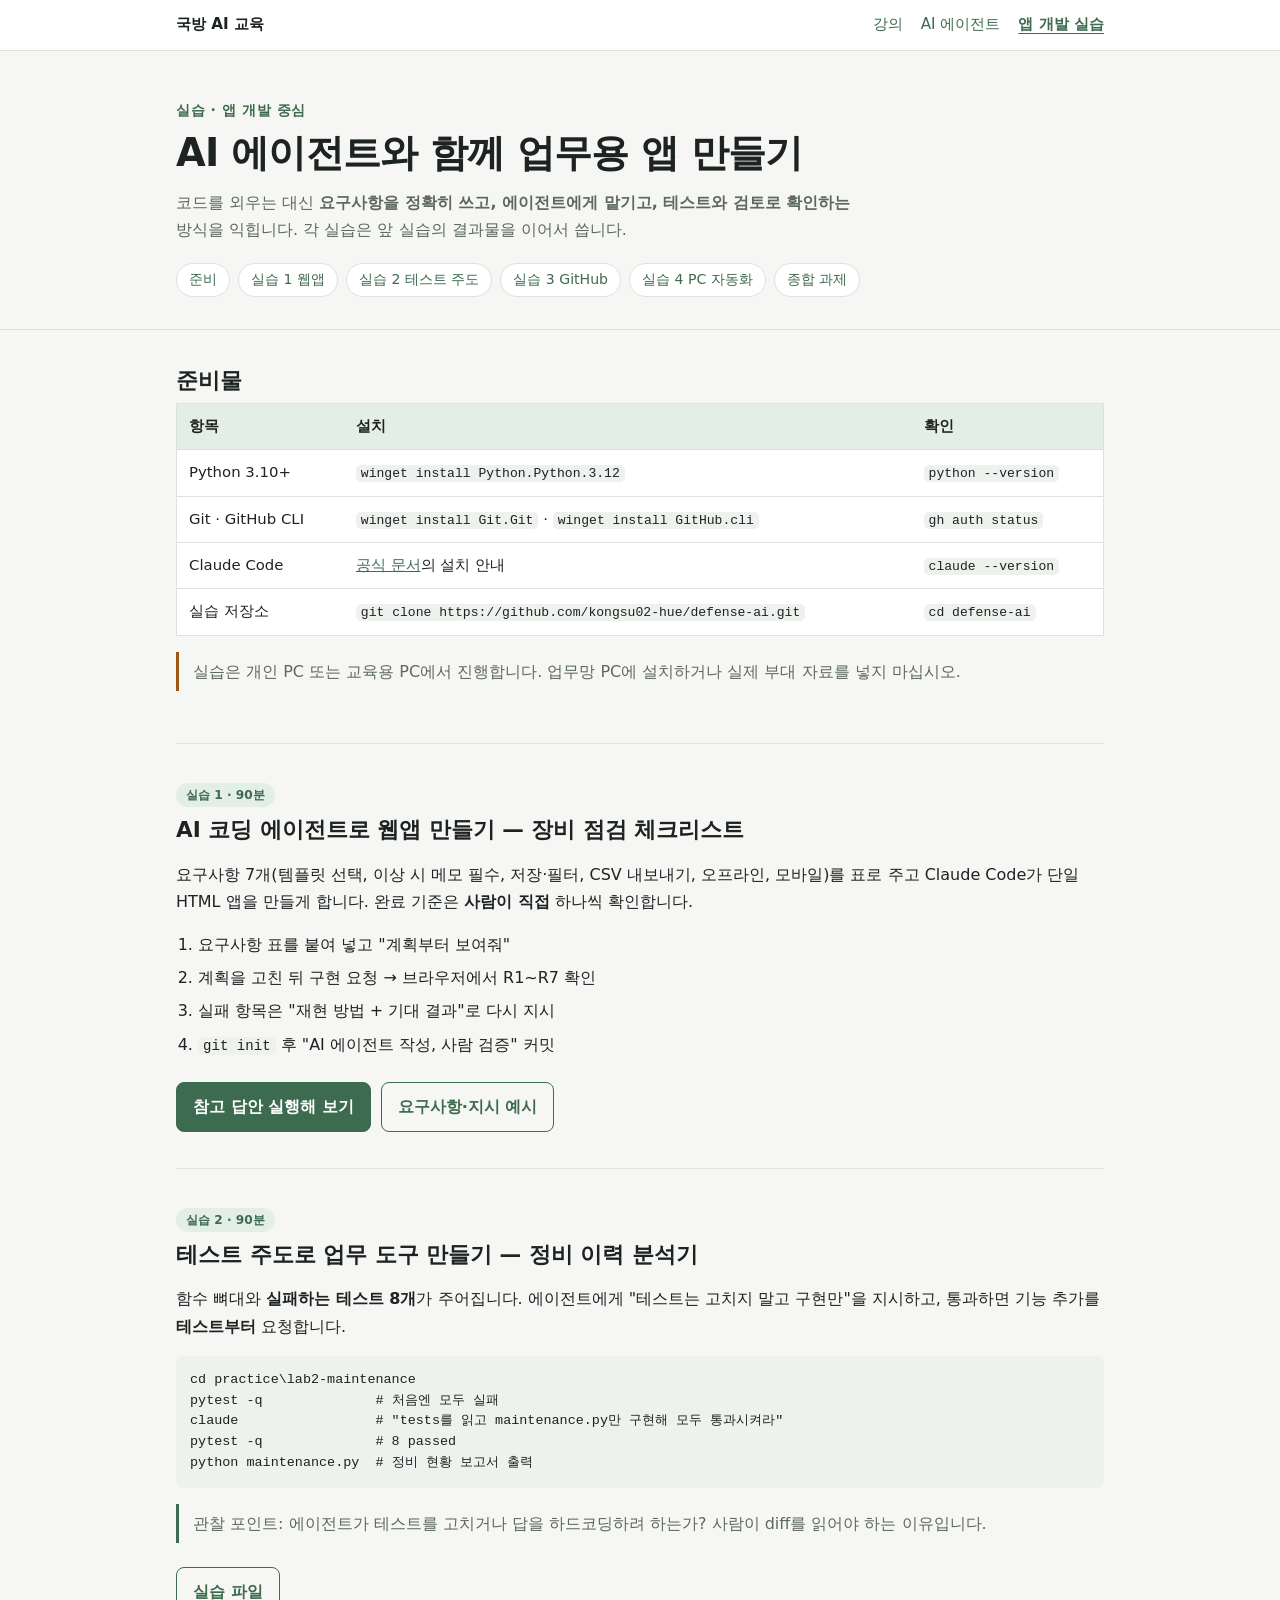
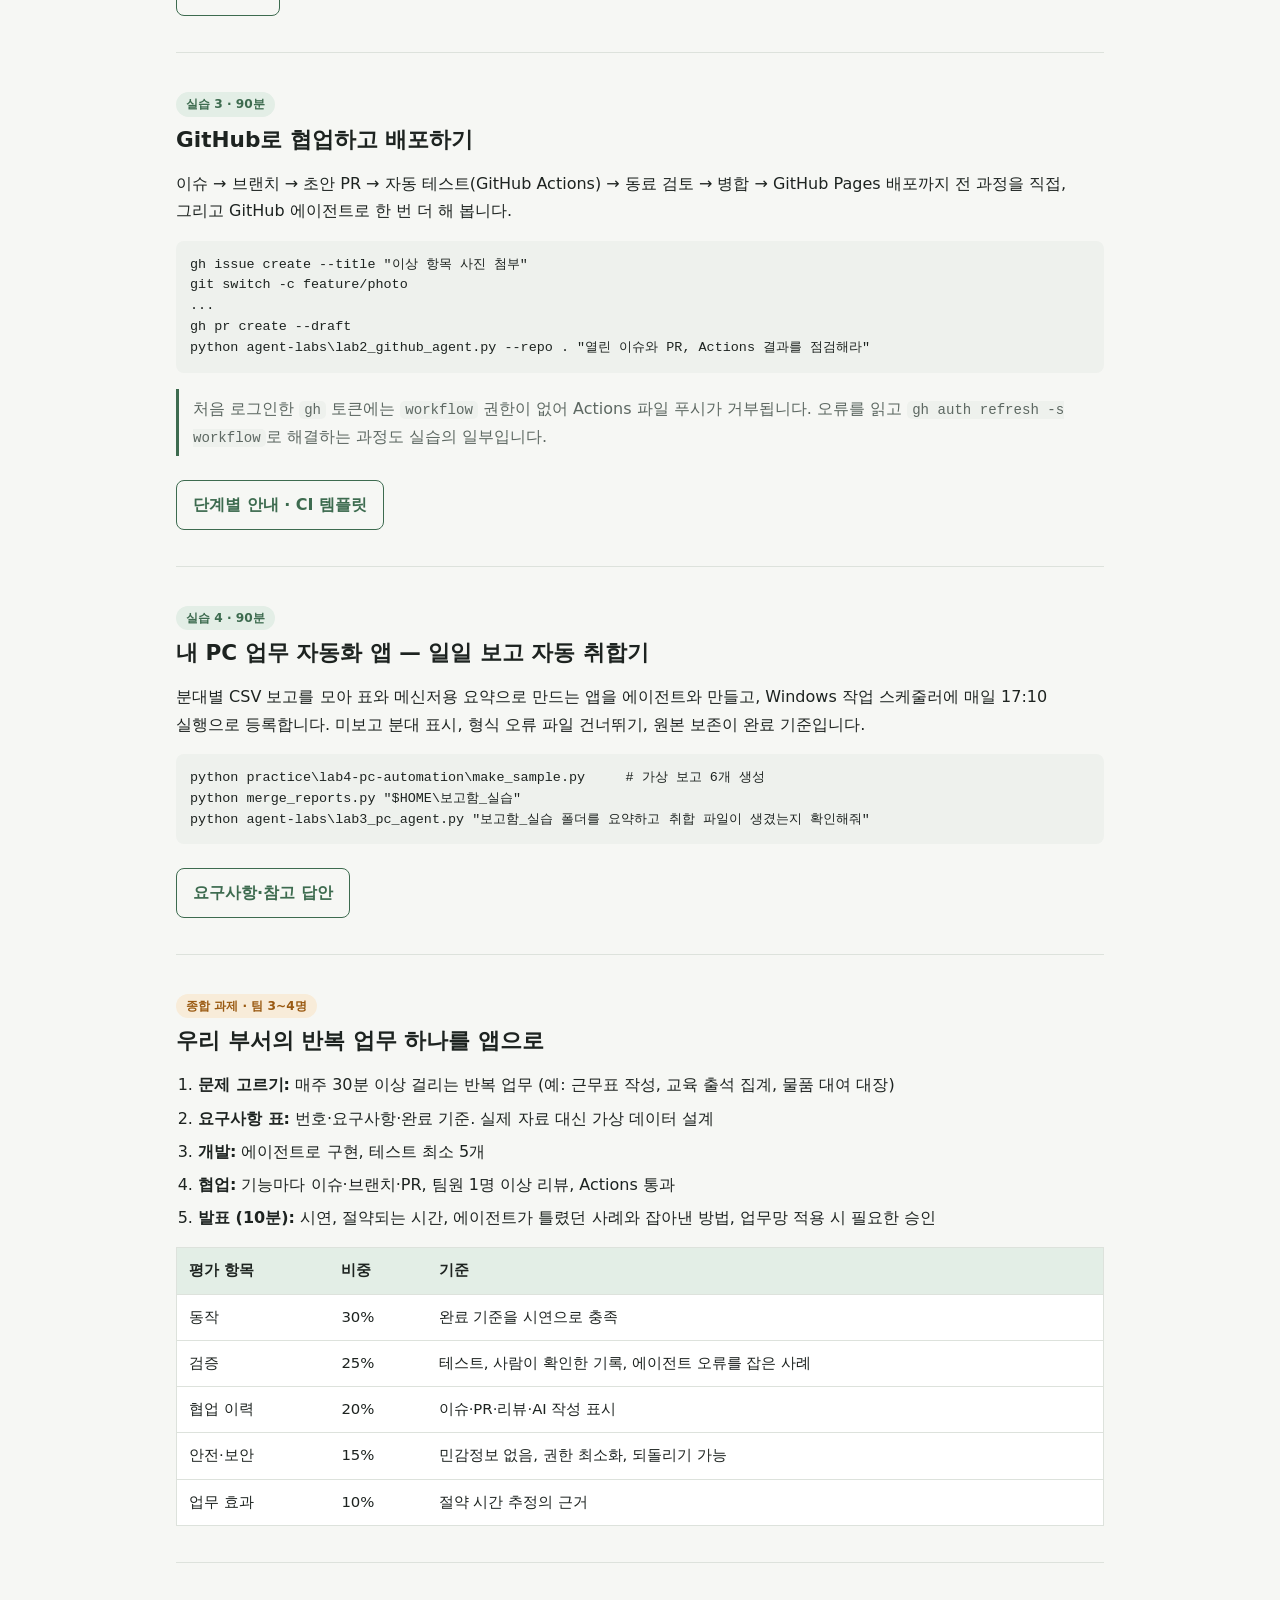
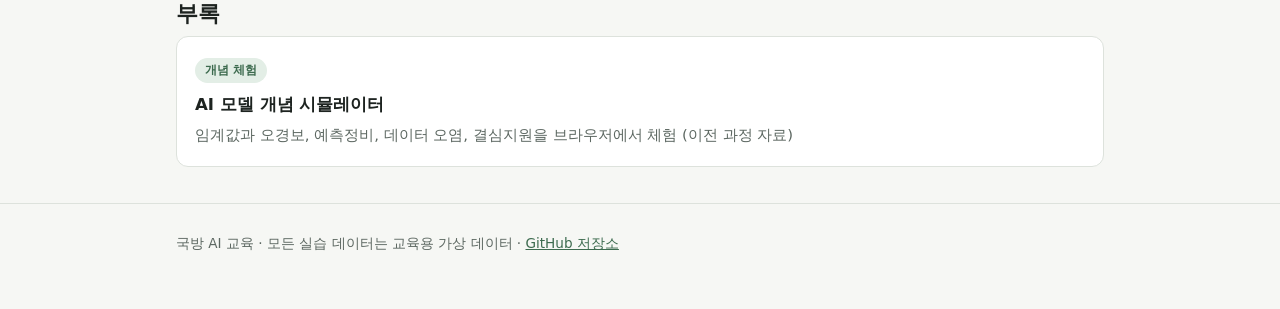
<file: practice.html>
<!doctype html>
<html lang="ko">
<head>
<meta charset="utf-8">
<meta name="viewport" content="width=device-width, initial-scale=1">
<title>앱 개발 실습</title>
<meta name="description" content="AI 코딩 에이전트로 업무용 앱을 만들고 GitHub로 협업·배포하고 PC 업무를 자동화하는 실습 4개와 종합 과제">
<link rel="stylesheet" href="assets/site.css">
</head>
<body>
<nav class="top"><div class="wrap">
  <a class="brand" href="index.html">국방 AI 교육</a>
  <a href="lecture.html">강의</a>
  <a href="agent-lab.html">AI 에이전트</a>
  <a href="practice.html" aria-current="page">앱 개발 실습</a>
</div></nav>

<header class="hero"><div class="wrap">
  <div class="kicker">실습 · 앱 개발 중심</div>
  <h1>AI 에이전트와 함께 업무용 앱 만들기</h1>
  <p class="lead">코드를 외우는 대신 <b>요구사항을 정확히 쓰고, 에이전트에게 맡기고, 테스트와 검토로 확인하는</b> 방식을 익힙니다. 각 실습은 앞 실습의 결과물을 이어서 씁니다.</p>
  <div class="toc"><a href="#prep">준비</a><a href="#p1">실습 1 웹앱</a><a href="#p2">실습 2 테스트 주도</a><a href="#p3">실습 3 GitHub</a><a href="#p4">실습 4 PC 자동화</a><a href="#p5">종합 과제</a></div>
</div></header>

<main class="wrap">

<section id="prep">
  <h2>준비물</h2>
  <div class="tbl"><table>
    <tr><th>항목</th><th>설치</th><th>확인</th></tr>
    <tr><td>Python 3.10+</td><td><code>winget install Python.Python.3.12</code></td><td><code>python --version</code></td></tr>
    <tr><td>Git · GitHub CLI</td><td><code>winget install Git.Git</code> · <code>winget install GitHub.cli</code></td><td><code>gh auth status</code></td></tr>
    <tr><td>Claude Code</td><td><a href="https://code.claude.com/docs">공식 문서</a>의 설치 안내</td><td><code>claude --version</code></td></tr>
    <tr><td>실습 저장소</td><td><code>git clone https://github.com/kongsu02-hue/defense-ai.git</code></td><td><code>cd defense-ai</code></td></tr>
  </table></div>
  <p class="note warn">실습은 개인 PC 또는 교육용 PC에서 진행합니다. 업무망 PC에 설치하거나 실제 부대 자료를 넣지 마십시오.</p>
</section>

<section id="p1">
  <span class="tag">실습 1 · 90분</span>
  <h2>AI 코딩 에이전트로 웹앱 만들기 — 장비 점검 체크리스트</h2>
  <p>요구사항 7개(템플릿 선택, 이상 시 메모 필수, 저장·필터, CSV 내보내기, 오프라인, 모바일)를 표로 주고 Claude Code가 단일 HTML 앱을 만들게 합니다. 완료 기준은 <b>사람이 직접</b> 하나씩 확인합니다.</p>
  <ol class="steps">
    <li>요구사항 표를 붙여 넣고 "계획부터 보여줘"</li>
    <li>계획을 고친 뒤 구현 요청 → 브라우저에서 R1~R7 확인</li>
    <li>실패 항목은 "재현 방법 + 기대 결과"로 다시 지시</li>
    <li><code>git init</code> 후 "AI 에이전트 작성, 사람 검증" 커밋</li>
  </ol>
  <div class="cta"><a class="btn primary" href="practice/lab1-checklist/solution/index.html">참고 답안 실행해 보기</a><a class="btn" href="https://github.com/kongsu02-hue/defense-ai/tree/main/practice/lab1-checklist">요구사항·지시 예시</a></div>
</section>

<section id="p2">
  <span class="tag">실습 2 · 90분</span>
  <h2>테스트 주도로 업무 도구 만들기 — 정비 이력 분석기</h2>
  <p>함수 뼈대와 <b>실패하는 테스트 8개</b>가 주어집니다. 에이전트에게 "테스트는 고치지 말고 구현만"을 지시하고, 통과하면 기능 추가를 <b>테스트부터</b> 요청합니다.</p>
<pre>cd practice\lab2-maintenance
pytest -q              # 처음엔 모두 실패
claude                 # "tests를 읽고 maintenance.py만 구현해 모두 통과시켜라"
pytest -q              # 8 passed
python maintenance.py  # 정비 현황 보고서 출력</pre>
  <p class="note">관찰 포인트: 에이전트가 테스트를 고치거나 답을 하드코딩하려 하는가? 사람이 diff를 읽어야 하는 이유입니다.</p>
  <div class="cta"><a class="btn" href="https://github.com/kongsu02-hue/defense-ai/tree/main/practice/lab2-maintenance">실습 파일</a></div>
</section>

<section id="p3">
  <span class="tag">실습 3 · 90분</span>
  <h2>GitHub로 협업하고 배포하기</h2>
  <p>이슈 → 브랜치 → 초안 PR → 자동 테스트(GitHub Actions) → 동료 검토 → 병합 → GitHub Pages 배포까지 전 과정을 직접, 그리고 GitHub 에이전트로 한 번 더 해 봅니다.</p>
<pre>gh issue create --title "이상 항목 사진 첨부"
git switch -c feature/photo
...
gh pr create --draft
python agent-labs\lab2_github_agent.py --repo . "열린 이슈와 PR, Actions 결과를 점검해라"</pre>
  <p class="note">처음 로그인한 <code>gh</code> 토큰에는 <code>workflow</code> 권한이 없어 Actions 파일 푸시가 거부됩니다. 오류를 읽고 <code>gh auth refresh -s workflow</code>로 해결하는 과정도 실습의 일부입니다.</p>
  <div class="cta"><a class="btn" href="https://github.com/kongsu02-hue/defense-ai/tree/main/practice/lab3-github-flow">단계별 안내 · CI 템플릿</a></div>
</section>

<section id="p4">
  <span class="tag">실습 4 · 90분</span>
  <h2>내 PC 업무 자동화 앱 — 일일 보고 자동 취합기</h2>
  <p>분대별 CSV 보고를 모아 표와 메신저용 요약으로 만드는 앱을 에이전트와 만들고, Windows 작업 스케줄러에 매일 17:10 실행으로 등록합니다. 미보고 분대 표시, 형식 오류 파일 건너뛰기, 원본 보존이 완료 기준입니다.</p>
<pre>python practice\lab4-pc-automation\make_sample.py     # 가상 보고 6개 생성
python merge_reports.py "$HOME\보고함_실습"
python agent-labs\lab3_pc_agent.py "보고함_실습 폴더를 요약하고 취합 파일이 생겼는지 확인해줘"</pre>
  <div class="cta"><a class="btn" href="https://github.com/kongsu02-hue/defense-ai/tree/main/practice/lab4-pc-automation">요구사항·참고 답안</a></div>
</section>

<section id="p5">
  <span class="tag warn">종합 과제 · 팀 3~4명</span>
  <h2>우리 부서의 반복 업무 하나를 앱으로</h2>
  <ol class="steps">
    <li><b>문제 고르기:</b> 매주 30분 이상 걸리는 반복 업무 (예: 근무표 작성, 교육 출석 집계, 물품 대여 대장)</li>
    <li><b>요구사항 표:</b> 번호·요구사항·완료 기준. 실제 자료 대신 가상 데이터 설계</li>
    <li><b>개발:</b> 에이전트로 구현, 테스트 최소 5개</li>
    <li><b>협업:</b> 기능마다 이슈·브랜치·PR, 팀원 1명 이상 리뷰, Actions 통과</li>
    <li><b>발표 (10분):</b> 시연, 절약되는 시간, 에이전트가 틀렸던 사례와 잡아낸 방법, 업무망 적용 시 필요한 승인</li>
  </ol>
  <div class="tbl"><table>
    <tr><th>평가 항목</th><th>비중</th><th>기준</th></tr>
    <tr><td>동작</td><td>30%</td><td>완료 기준을 시연으로 충족</td></tr>
    <tr><td>검증</td><td>25%</td><td>테스트, 사람이 확인한 기록, 에이전트 오류를 잡은 사례</td></tr>
    <tr><td>협업 이력</td><td>20%</td><td>이슈·PR·리뷰·AI 작성 표시</td></tr>
    <tr><td>안전·보안</td><td>15%</td><td>민감정보 없음, 권한 최소화, 되돌리기 가능</td></tr>
    <tr><td>업무 효과</td><td>10%</td><td>절약 시간 추정의 근거</td></tr>
  </table></div>
</section>

<section>
  <h2>부록</h2>
  <div class="grid">
    <a class="card" href="simulator.html"><span class="tag">개념 체험</span><b>AI 모델 개념 시뮬레이터</b><p>임계값과 오경보, 예측정비, 데이터 오염, 결심지원을 브라우저에서 체험 (이전 과정 자료)</p></a>
  </div>
</section>
</main>

<footer><div class="wrap">국방 AI 교육 · 모든 실습 데이터는 교육용 가상 데이터 · <a href="https://github.com/kongsu02-hue/defense-ai">GitHub 저장소</a></div></footer>
</body>
</html>
</file>
<file: assets/site.css>
:root{--bg:#f6f7f4;--card:#fff;--ink:#1d2320;--muted:#5d6862;--line:#dde2dc;--accent:#3d6b4f;--accent-soft:#e3eee6;--warn:#9a5a12;--warn-soft:#f8ecd9;--code:#eef1ed}
@media (prefers-color-scheme:dark){:root:not([data-theme="light"]){--bg:#121614;--card:#1b201d;--ink:#e6ebe7;--muted:#9aa59f;--line:#2c3430;--accent:#7fb592;--accent-soft:#22332a;--warn:#e0a35a;--warn-soft:#3a2c1a;--code:#232a26}}
:root[data-theme="dark"]{--bg:#121614;--card:#1b201d;--ink:#e6ebe7;--muted:#9aa59f;--line:#2c3430;--accent:#7fb592;--accent-soft:#22332a;--warn:#e0a35a;--warn-soft:#3a2c1a;--code:#232a26}
*{box-sizing:border-box}
body{margin:0;background:var(--bg);color:var(--ink);font:16px/1.7 "Pretendard","Apple SD Gothic Neo","Malgun Gothic",system-ui,sans-serif;word-break:keep-all;overflow-wrap:anywhere}
a{color:var(--accent)}
.wrap{max-width:960px;margin:0 auto;padding:0 16px}
nav.top{border-bottom:1px solid var(--line);background:var(--card)}
nav.top .wrap{display:flex;flex-wrap:wrap;gap:4px 18px;align-items:center;padding-top:12px;padding-bottom:12px}
nav.top .brand{font-weight:800;color:var(--ink);text-decoration:none;margin-right:auto}
nav.top a{text-decoration:none;font-size:.95rem}
nav.top a[aria-current="page"]{font-weight:700;text-decoration:underline;text-underline-offset:4px}
header.hero{padding:48px 0 32px;border-bottom:1px solid var(--line)}
.kicker{color:var(--accent);font-weight:700;letter-spacing:.04em;font-size:.88rem}
h1{font-size:clamp(1.8rem,4.5vw,2.4rem);line-height:1.25;margin:6px 0 12px;letter-spacing:-.02em}
.lead{color:var(--muted);max-width:680px;margin:0}
main section{padding:36px 0;border-bottom:1px solid var(--line)}
main section:last-child{border-bottom:0}
h2{font-size:1.35rem;margin:0 0 8px;line-height:1.35}
h3{font-size:1.06rem;margin:24px 0 6px}
.sub{color:var(--muted);margin:0 0 18px}
.grid{display:grid;grid-template-columns:repeat(auto-fit,minmax(240px,1fr));gap:14px}
.card{display:block;background:var(--card);border:1px solid var(--line);border-radius:12px;padding:18px;color:inherit;text-decoration:none}
a.card:hover{border-color:var(--accent)}
.card b{display:block;font-size:1.04rem;margin-bottom:4px}
.card p{margin:0;color:var(--muted);font-size:.93rem}
.tag{display:inline-block;font-size:.76rem;font-weight:700;background:var(--accent-soft);color:var(--accent);border-radius:99px;padding:2px 10px;margin-bottom:8px}
.tag.warn{background:var(--warn-soft);color:var(--warn)}
.btn{display:inline-block;padding:10px 16px;border-radius:8px;text-decoration:none;font-weight:600;border:1px solid var(--accent);color:var(--accent)}
.btn.primary{background:var(--accent);color:var(--card)}
.cta{display:flex;flex-wrap:wrap;gap:10px;margin-top:24px}
.tbl{overflow-x:auto}
table{width:100%;border-collapse:collapse;background:var(--card);border:1px solid var(--line);font-size:.93rem}
th,td{text-align:left;padding:10px 12px;border-bottom:1px solid var(--line);vertical-align:top}
th{background:var(--accent-soft);white-space:nowrap}
code,pre,kbd{font-family:Consolas,"D2Coding",monospace}
code{background:var(--code);border-radius:5px;padding:1px 5px;font-size:.88em}
pre{background:var(--code);border-radius:8px;padding:14px;overflow-x:auto;font-size:.84rem;line-height:1.55;margin:10px 0}
.note{border-left:3px solid var(--accent);padding:6px 0 6px 14px;color:var(--muted);margin:16px 0}
.note.warn{border-color:var(--warn)}
.fact{background:var(--card);border:1px solid var(--line);border-radius:12px;padding:16px 18px;margin:12px 0}
.fact .num{font-size:1.5rem;font-weight:800;color:var(--accent);line-height:1.2}
.fact p{margin:4px 0 0;color:var(--muted);font-size:.92rem}
.src{font-size:.82rem;color:var(--muted)}
.src a{color:var(--muted)}
ol.steps{padding-left:22px}
ol.steps li{margin:6px 0}
.toc{display:flex;flex-wrap:wrap;gap:8px;margin-top:20px}
.toc a{font-size:.88rem;background:var(--card);border:1px solid var(--line);border-radius:99px;padding:4px 12px;text-decoration:none}
footer{padding:28px 0 56px;color:var(--muted);font-size:.85rem;border-top:1px solid var(--line)}
</file>
